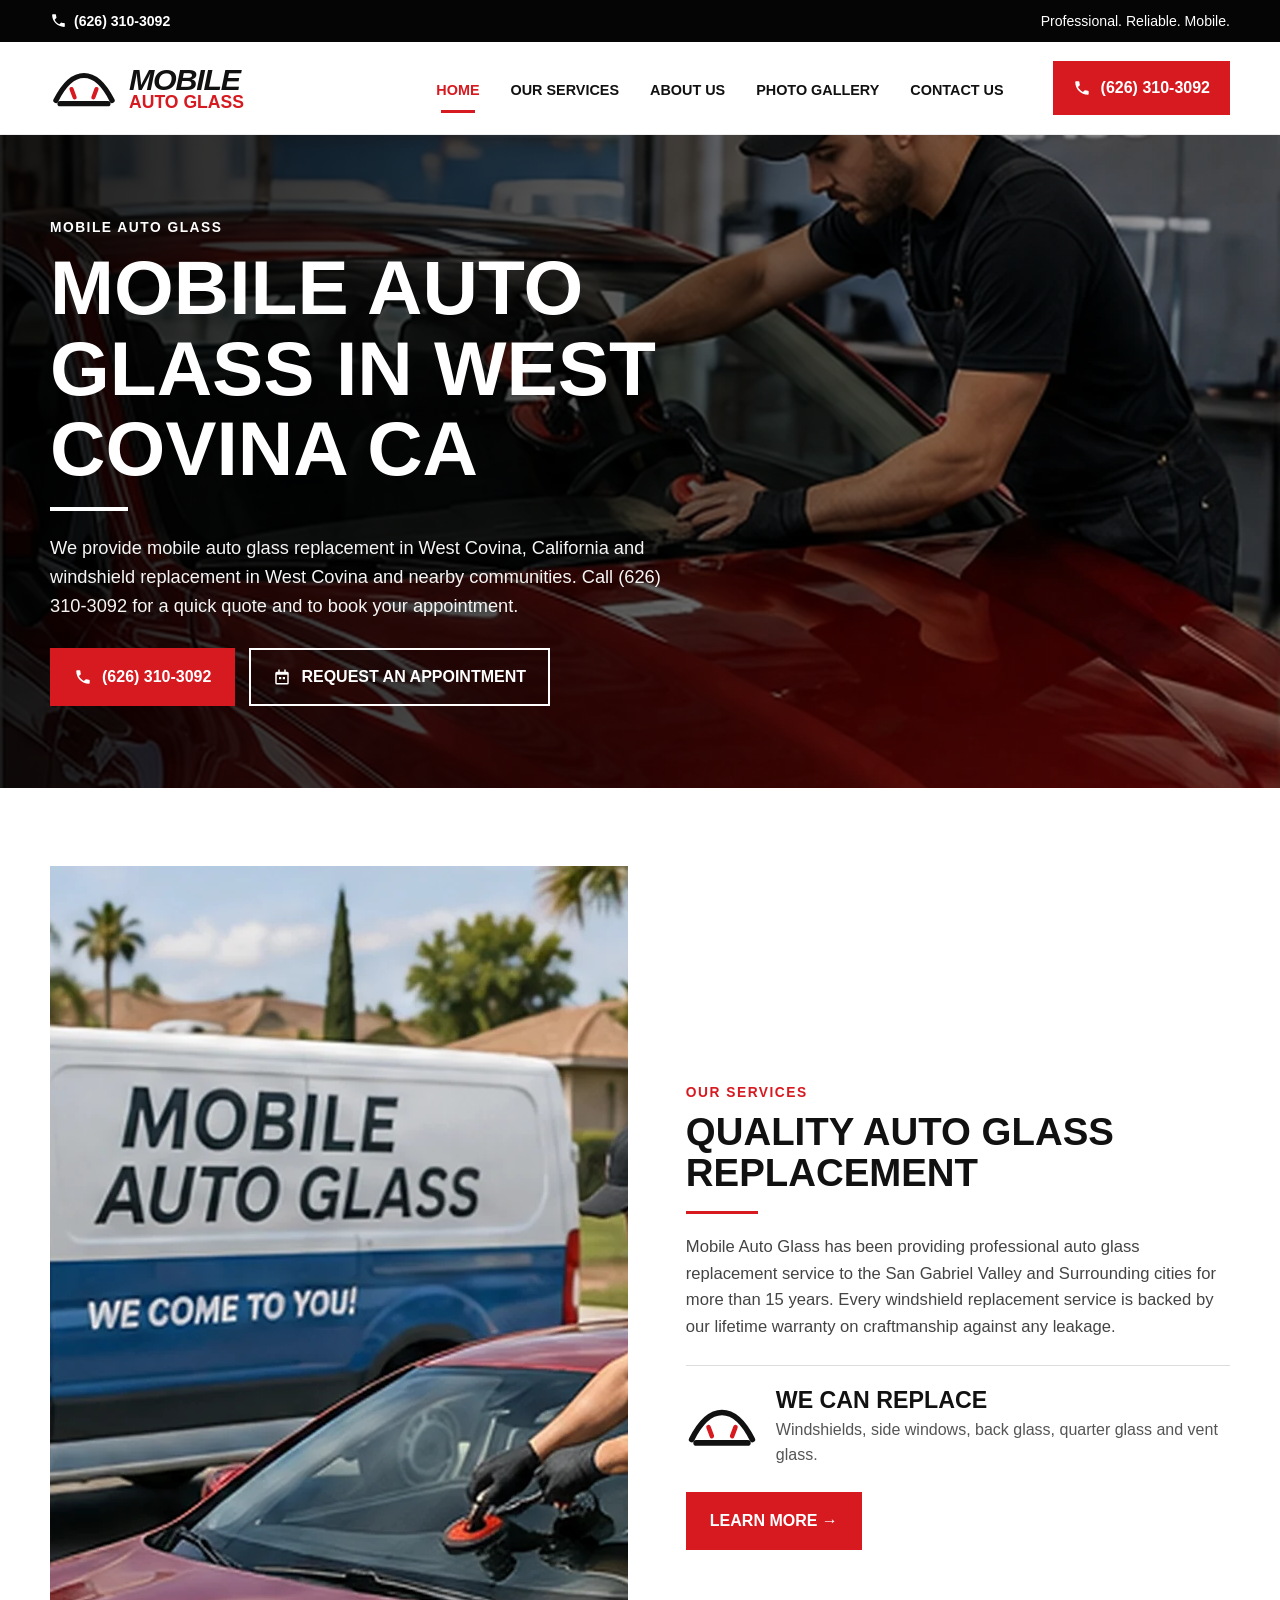
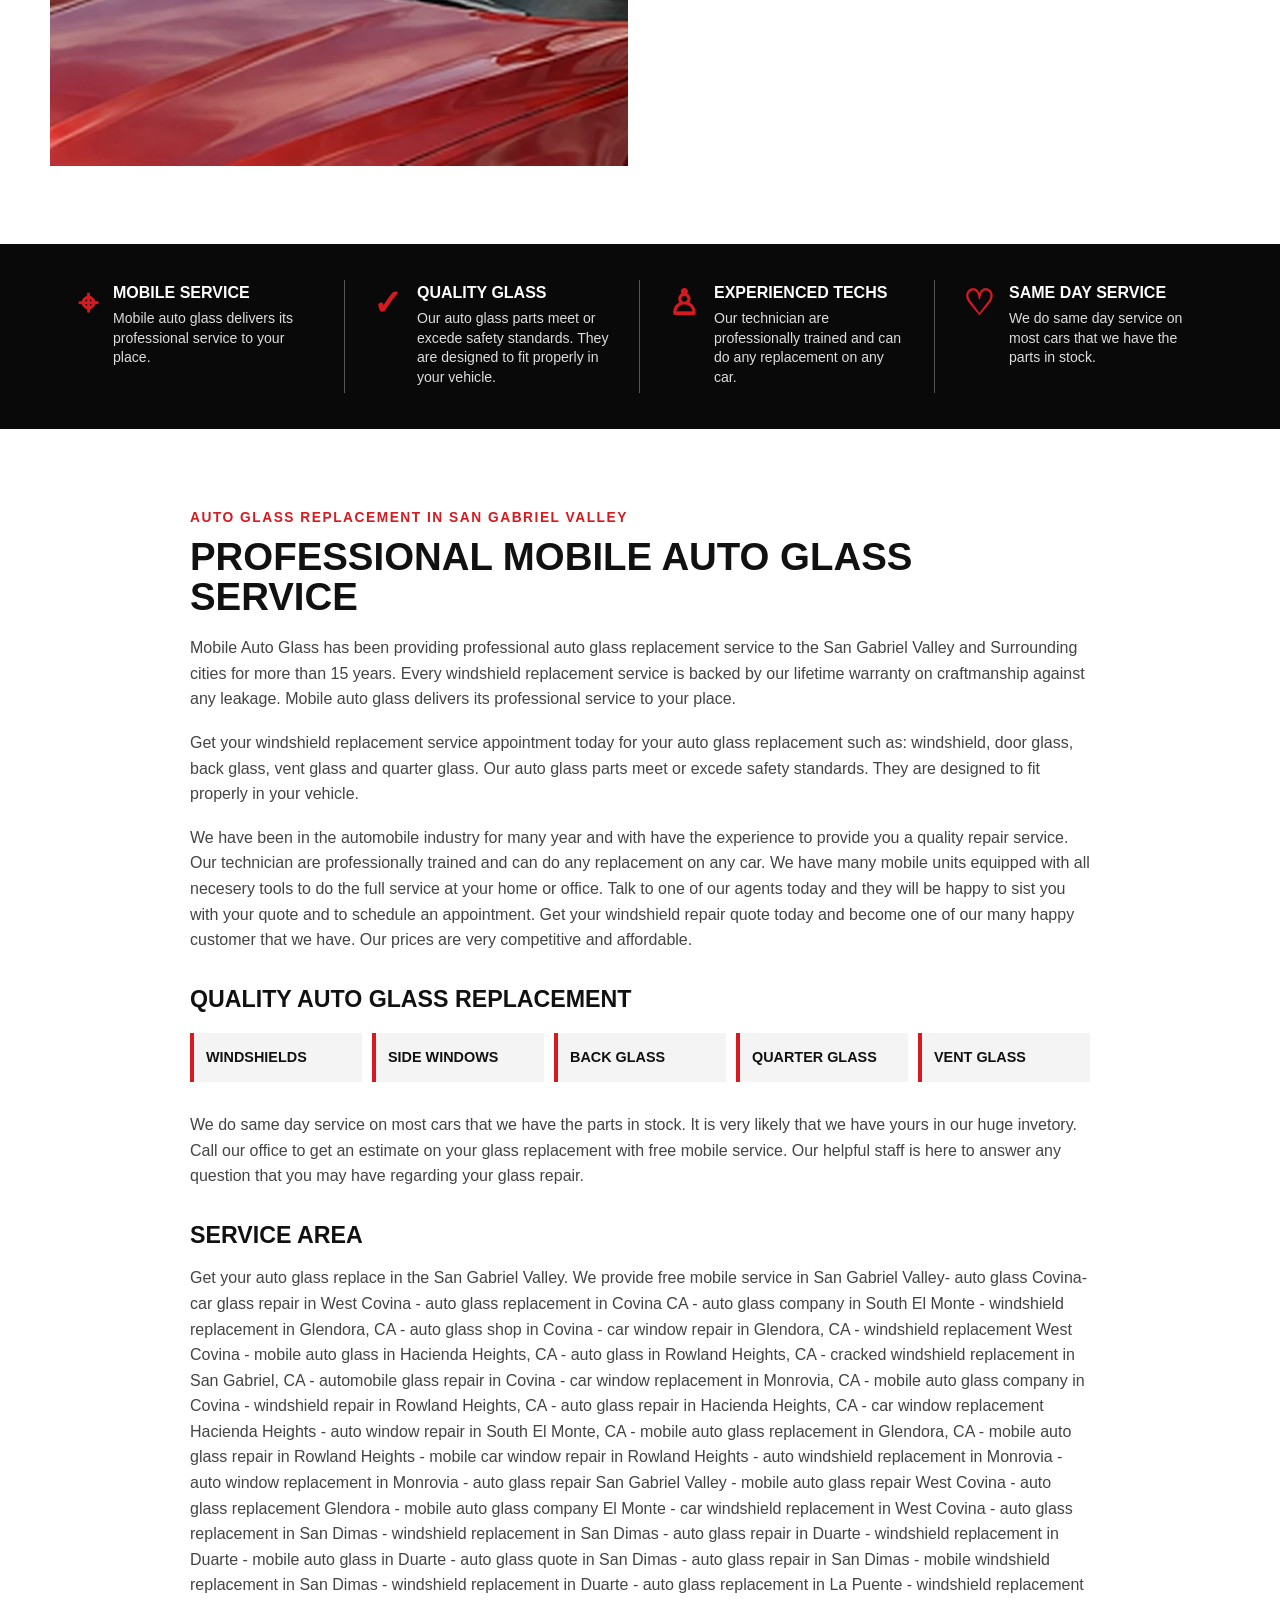
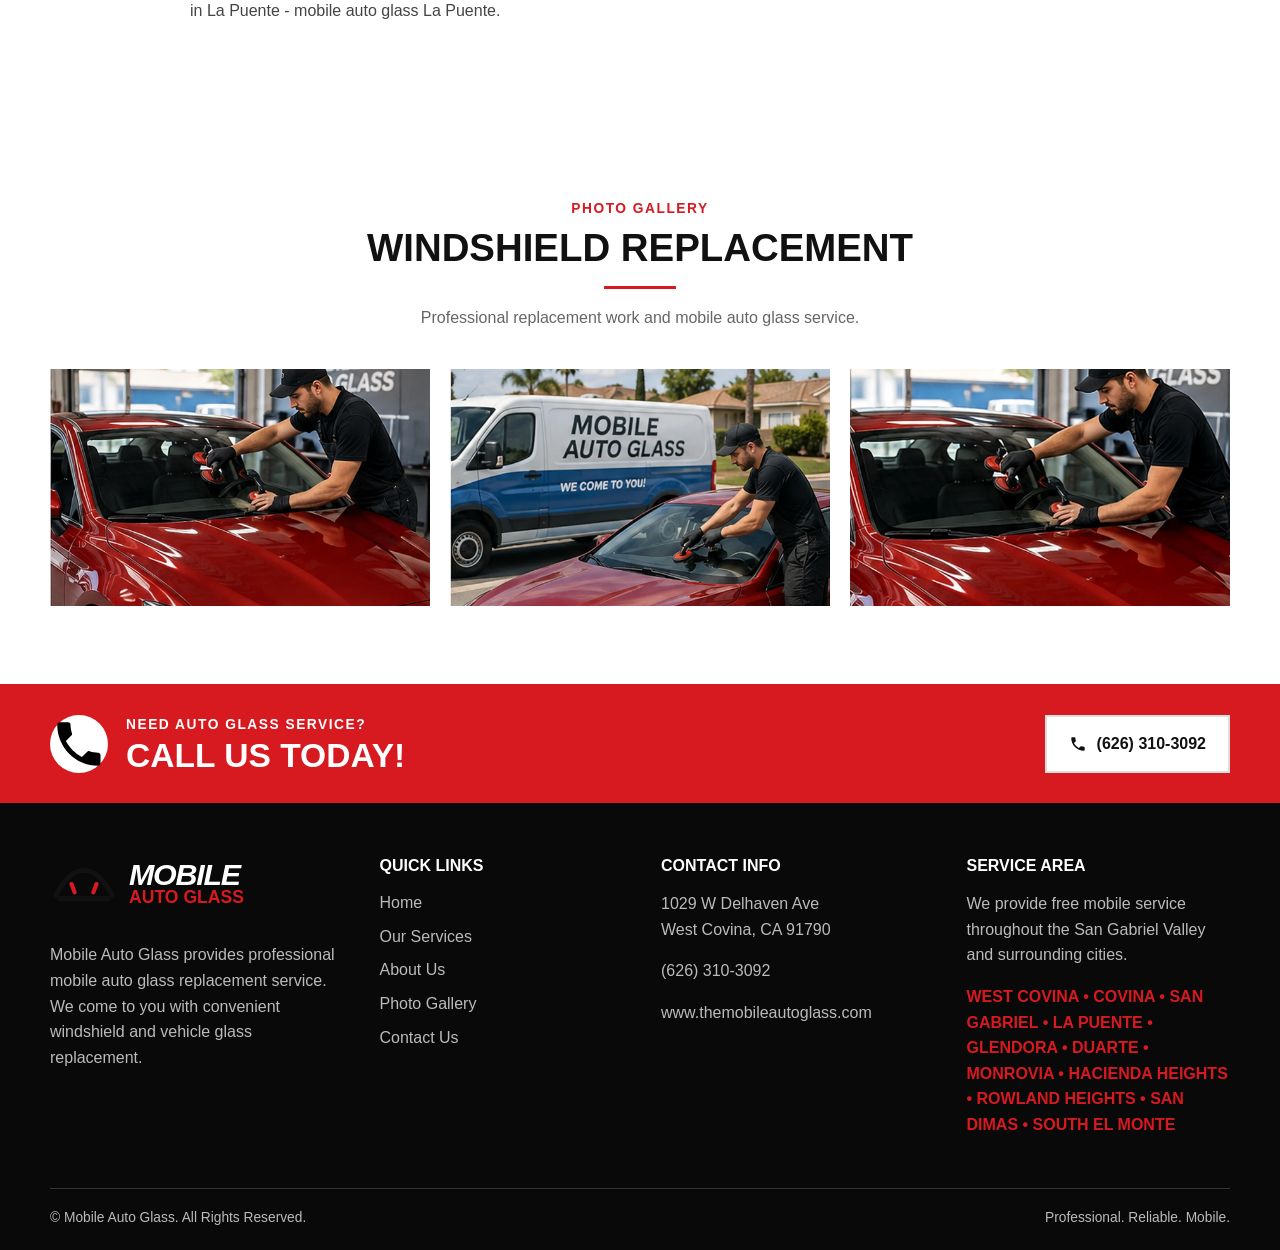
<file: index.html>
<!doctype html><html lang="en"><head><meta charset="utf-8"><meta name="viewport" content="width=device-width, initial-scale=1"><title>Mobile Auto Glass Replacement in West Covina CA Windshield Replacement in West Covina California.</title><meta name="description" content="We provide mobile auto glass replacement in West Covina, California and windshield replacement in West Covina and nearby communities. Call (626) 310-3092 for a quick quote and to book your appointment."><link rel="canonical" href="https://www.themobileautoglass.com/"><link rel="icon" href="favicon.ico" sizes="any"><link rel="icon" type="image/png" sizes="32x32" href="favicon-32x32.png"><link rel="icon" type="image/png" sizes="48x48" href="favicon-48x48.png"><link rel="icon" type="image/png" sizes="16x16" href="favicon-16x16.png"><link rel="apple-touch-icon" sizes="180x180" href="apple-touch-icon.png"><link rel="stylesheet" href="assets/redesign.css"><script type="application/ld+json">{"@context":"https://schema.org","@type":"AutoRepair","name":"Mobile Auto Glass","telephone":"+1-626-310-3092","url":"https://www.themobileautoglass.com","address":{"@type":"PostalAddress","streetAddress":"1029 W Delhaven Ave","addressLocality":"West Covina","addressRegion":"CA","postalCode":"91790","addressCountry":"US"},"areaServed":"San Gabriel Valley"}</script></head><body><a class="skip-link" href="#main">Skip to content</a><div class="topbar"><div class="container topbar-inner"><span>Professional. Reliable. Mobile.</span><a href="tel:6263103092"><svg viewBox="0 0 24 24" aria-hidden="true"><path d="M6.6 10.8c1.4 2.8 3.8 5.1 6.6 6.6l2.2-2.2c.3-.3.7-.4 1-.2 1.1.4 2.3.6 3.5.6.6 0 1 .4 1 1V20c0 .6-.4 1-1 1C10.6 21 3 13.4 3 4c0-.6.4-1 1-1h3.5c.6 0 1 .4 1 1 0 1.2.2 2.4.6 3.5.1.4 0 .8-.3 1L6.6 10.8z"/></svg><span>(626) 310-3092</span></a></div></div><header class="site-header"><div class="container header-inner"><a class="brand" href="index.html"><span class="brand-mark" aria-hidden="true"><svg viewBox="0 0 64 48"><path d="M5 36C13 20 22 12 32 12s19 8 27 24" fill="none" stroke="currentColor" stroke-width="5" stroke-linecap="round"/><path d="M9 39h46" fill="none" stroke="currentColor" stroke-width="5" stroke-linecap="round"/><path d="M20 25l3 8M44 25l-3 8" fill="none" stroke="#d71920" stroke-width="4" stroke-linecap="round"/></svg></span><span class="brand-word"><strong>Mobile</strong><em>Auto Glass</em></span></a><nav class="main-nav" id="primary-navigation" aria-label="Primary navigation"><a href="index.html" aria-current="page">Home</a><a href="auto-glass-replacement-and-windshield-replacement.html">Our Services</a><a href="mobile-auto-glass-replacement-in-la-puente.html">About Us</a><a href="index.html#gallery">Photo Gallery</a><a href="auto-glass-repair-and-windshield-repair.html">Contact Us</a></nav><a class="header-call" href="tel:6263103092"><svg viewBox="0 0 24 24" aria-hidden="true"><path d="M6.6 10.8c1.4 2.8 3.8 5.1 6.6 6.6l2.2-2.2c.3-.3.7-.4 1-.2 1.1.4 2.3.6 3.5.6.6 0 1 .4 1 1V20c0 .6-.4 1-1 1C10.6 21 3 13.4 3 4c0-.6.4-1 1-1h3.5c.6 0 1 .4 1 1 0 1.2.2 2.4.6 3.5.1.4 0 .8-.3 1L6.6 10.8z"/></svg><span>(626) 310-3092</span></a><button class="nav-toggle" type="button" aria-label="Open menu" aria-expanded="false" aria-controls="primary-navigation"><span></span><span></span><span></span></button></div><div class="nav-backdrop" aria-hidden="true"></div></header><main id="main"><section class="hero" style="background-image:url('images/vehicle-glass.webp')"><div class="hero-overlay"></div><div class="container hero-inner"><div class="eyebrow">MOBILE AUTO GLASS</div><h1>Mobile Auto Glass in West Covina CA</h1><div class="hero-accent"></div><p class="lead">We provide mobile auto glass replacement in West Covina, California and windshield replacement in West Covina and nearby communities. Call (626) 310-3092 for a quick quote and to book your appointment.</p><div class="hero-actions"><a class="btn btn-primary" href="tel:6263103092"><svg viewBox="0 0 24 24" aria-hidden="true"><path d="M6.6 10.8c1.4 2.8 3.8 5.1 6.6 6.6l2.2-2.2c.3-.3.7-.4 1-.2 1.1.4 2.3.6 3.5.6.6 0 1 .4 1 1V20c0 .6-.4 1-1 1C10.6 21 3 13.4 3 4c0-.6.4-1 1-1h3.5c.6 0 1 .4 1 1 0 1.2.2 2.4.6 3.5.1.4 0 .8-.3 1L6.6 10.8z"/></svg><span>(626) 310-3092</span></a><a class="btn btn-outline-light" href="#main-content"><svg viewBox="0 0 24 24" aria-hidden="true"><path d="M7 2h2v3h6V2h2v3h2a2 2 0 0 1 2 2v13a2 2 0 0 1-2 2H5a2 2 0 0 1-2-2V7a2 2 0 0 1 2-2h2V2zm-2 7v11h14V9H5zm3 3h3v3H8v-3zm5 0h3v3h-3v-3z"/></svg><span>REQUEST AN APPOINTMENT</span></a></div></div></section><section class="section services-feature" id="main-content"><div class="container split"><div class="photo-frame"><img src="images/red-vehicle-glass.webp" alt="Technician replacing a windshield on a red vehicle" width="1200" height="900"></div><div class="feature-copy"><div class="eyebrow">OUR SERVICES</div><h2>QUALITY AUTO GLASS REPLACEMENT</h2><div class="red-rule"></div><p>Mobile Auto Glass has been providing professional auto glass replacement service to the San Gabriel Valley and Surrounding cities for more than 15 years. Every windshield replacement service is backed by our lifetime warranty on craftmanship against any leakage.</p><div class="service-highlight"><div class="windshield-icon"><svg viewBox="0 0 64 48" aria-hidden="true"><path d="M5 36C13 20 22 12 32 12s19 8 27 24" fill="none" stroke="currentColor" stroke-width="5" stroke-linecap="round"/><path d="M9 39h46" fill="none" stroke="currentColor" stroke-width="5" stroke-linecap="round"/><path d="M20 25l3 8M44 25l-3 8" fill="none" stroke="#d71920" stroke-width="4" stroke-linecap="round"/></svg></div><div><h3>WE CAN REPLACE</h3><p>Windshields, side windows, back glass, quarter glass and vent glass.</p></div></div><a class="btn btn-red" href="auto-glass-replacement-and-windshield-replacement.html">LEARN MORE →</a></div></div></section><section class="benefits"><div class="container benefits-grid"><div class="benefit"><b class="benefit-icon">⌖</b><div><h3>MOBILE SERVICE</h3><p>Mobile auto glass delivers its professional service to your place.</p></div></div><div class="benefit"><b class="benefit-icon">✓</b><div><h3>QUALITY GLASS</h3><p>Our auto glass parts meet or excede safety standards. They are designed to fit properly in your vehicle.</p></div></div><div class="benefit"><b class="benefit-icon">♙</b><div><h3>EXPERIENCED TECHS</h3><p>Our technician are professionally trained and can do any replacement on any car.</p></div></div><div class="benefit"><b class="benefit-icon">♡</b><div><h3>SAME DAY SERVICE</h3><p>We do same day service on most cars that we have the parts in stock.</p></div></div></div></section><section class="section"><div class="container long-copy"><div class="eyebrow">AUTO GLASS REPLACEMENT IN SAN GABRIEL VALLEY</div><h2>Professional Mobile Auto Glass Service</h2><p>Mobile Auto Glass has been providing professional auto glass replacement service to the San Gabriel Valley and Surrounding cities for more than 15 years. Every windshield replacement service is backed by our lifetime warranty on craftmanship against any leakage. Mobile auto glass delivers its professional service to your place.</p><p>Get your windshield replacement service appointment today for your auto glass replacement such as: windshield, door glass, back glass, vent glass and quarter glass. Our auto glass parts meet or excede safety standards. They are designed to fit properly in your vehicle.</p><p>We have been in the automobile industry for many year and with have the experience to provide you a quality repair service. Our technician are professionally trained and can do any replacement on any car. We have many mobile units equipped with all necesery tools to do the full service at your home or office. Talk to one of our agents today and they will be happy to sist you with your quote and to schedule an appointment. Get your windshield repair quote today and become one of our many happy customer that we have. Our prices are very competitive and affordable.</p><h3>Quality Auto Glass Replacement</h3><div class="service-list"><div class="service-pill">WINDSHIELDS</div><div class="service-pill">SIDE WINDOWS</div><div class="service-pill">BACK GLASS</div><div class="service-pill">QUARTER GLASS</div><div class="service-pill">VENT GLASS</div></div><p>We do same day service on most cars that we have the parts in stock. It is very likely that we have yours in our huge invetory. Call our office to get an estimate on your glass replacement with free mobile service. Our helpful staff is here to answer any question that you may have regarding your glass repair.</p><h3>Service Area</h3><p>Get your auto glass replace in the San Gabriel Valley. We provide free mobile service in San Gabriel Valley- auto glass Covina- car glass repair in West Covina - auto glass replacement in Covina CA - auto glass company in South El Monte - windshield replacement in Glendora, CA - auto glass shop in Covina - car window repair in Glendora, CA - windshield replacement West Covina - mobile auto glass in Hacienda Heights, CA - auto glass in Rowland Heights, CA - cracked windshield replacement in San Gabriel, CA - automobile glass repair in Covina - car window replacement in Monrovia, CA - mobile auto glass company in Covina - windshield repair in Rowland Heights, CA - auto glass repair in Hacienda Heights, CA - car window replacement Hacienda Heights - auto window repair in South El Monte, CA - mobile auto glass replacement in Glendora, CA - mobile auto glass repair in Rowland Heights - mobile car window repair in Rowland Heights - auto windshield replacement in Monrovia - auto window replacement in Monrovia - auto glass repair San Gabriel Valley - mobile auto glass repair West Covina - auto glass replacement Glendora - mobile auto glass company El Monte - car windshield replacement in West Covina - auto glass replacement in San Dimas - windshield replacement in San Dimas - auto glass repair in Duarte - windshield replacement in Duarte - mobile auto glass in Duarte - auto glass quote in San Dimas - auto glass repair in San Dimas - mobile windshield replacement in San Dimas - windshield replacement in Duarte - auto glass replacement in La Puente - windshield replacement in La Puente - mobile auto glass La Puente.</p></div></section><section class="section gallery-section" id="gallery"><div class="container"><div class="section-heading"><div class="eyebrow">PHOTO GALLERY</div><h2>Windshield Replacement</h2><div class="red-rule"></div><p>Professional replacement work and mobile auto glass service.</p></div><div class="wide-gallery"><img src="images/vehicle-glass.webp" alt="Technician replacing a windshield on a red car" loading="lazy"><img src="images/red-vehicle-glass.webp" alt="Mobile technician replacing a windshield on a red car" loading="lazy"><img src="images/replacement-detail.webp" alt="Windshield replacement detail on red vehicle" loading="lazy"></div></div></section></main><section class="cta-band"><div class="container cta-inner"><div class="cta-copy"><span class="cta-icon"><svg viewBox="0 0 24 24" aria-hidden="true"><path d="M6.6 10.8c1.4 2.8 3.8 5.1 6.6 6.6l2.2-2.2c.3-.3.7-.4 1-.2 1.1.4 2.3.6 3.5.6.6 0 1 .4 1 1V20c0 .6-.4 1-1 1C10.6 21 3 13.4 3 4c0-.6.4-1 1-1h3.5c.6 0 1 .4 1 1 0 1.2.2 2.4.6 3.5.1.4 0 .8-.3 1L6.6 10.8z"/></svg></span><div><div class="eyebrow">NEED AUTO GLASS SERVICE?</div><h2>CALL US TODAY!</h2></div></div><a class="btn btn-light" href="tel:6263103092"><svg viewBox="0 0 24 24" aria-hidden="true"><path d="M6.6 10.8c1.4 2.8 3.8 5.1 6.6 6.6l2.2-2.2c.3-.3.7-.4 1-.2 1.1.4 2.3.6 3.5.6.6 0 1 .4 1 1V20c0 .6-.4 1-1 1C10.6 21 3 13.4 3 4c0-.6.4-1 1-1h3.5c.6 0 1 .4 1 1 0 1.2.2 2.4.6 3.5.1.4 0 .8-.3 1L6.6 10.8z"/></svg><span>(626) 310-3092</span></a></div></section><footer class="site-footer"><div class="container footer-grid"><div class="footer-brand"><a class="brand" href="index.html"><span class="brand-mark" aria-hidden="true"><svg viewBox="0 0 64 48"><path d="M5 36C13 20 22 12 32 12s19 8 27 24" fill="none" stroke="currentColor" stroke-width="5" stroke-linecap="round"/><path d="M9 39h46" fill="none" stroke="currentColor" stroke-width="5" stroke-linecap="round"/><path d="M20 25l3 8M44 25l-3 8" fill="none" stroke="#d71920" stroke-width="4" stroke-linecap="round"/></svg></span><span class="brand-word"><strong>Mobile</strong><em>Auto Glass</em></span></a><p>Mobile Auto Glass provides professional mobile auto glass replacement service. We come to you with convenient windshield and vehicle glass replacement.</p></div><div><h3>QUICK LINKS</h3><div class="footer-links"><a href="index.html">Home</a><a href="auto-glass-replacement-and-windshield-replacement.html">Our Services</a><a href="mobile-auto-glass-replacement-in-la-puente.html">About Us</a><a href="index.html#gallery">Photo Gallery</a><a href="auto-glass-repair-and-windshield-repair.html">Contact Us</a></div></div><div><h3>CONTACT INFO</h3><p>1029 W Delhaven Ave<br>West Covina, CA 91790</p><p><a href="tel:6263103092">(626) 310-3092</a></p><p><a href="https://www.themobileautoglass.com">www.themobileautoglass.com</a></p></div><div><h3>SERVICE AREA</h3><p>We provide free mobile service throughout the San Gabriel Valley and surrounding cities.</p><p class="footer-red">WEST COVINA • COVINA • SAN GABRIEL • LA PUENTE • GLENDORA • DUARTE • MONROVIA • HACIENDA HEIGHTS • ROWLAND HEIGHTS • SAN DIMAS • SOUTH EL MONTE</p></div></div><div class="container footer-bottom"><span>© Mobile Auto Glass. All Rights Reserved.</span><span>Professional. Reliable. Mobile.</span></div></footer><div class="mobile-call"><a class="btn btn-primary" href="tel:6263103092"><svg viewBox="0 0 24 24" aria-hidden="true"><path d="M6.6 10.8c1.4 2.8 3.8 5.1 6.6 6.6l2.2-2.2c.3-.3.7-.4 1-.2 1.1.4 2.3.6 3.5.6.6 0 1 .4 1 1V20c0 .6-.4 1-1 1C10.6 21 3 13.4 3 4c0-.6.4-1 1-1h3.5c.6 0 1 .4 1 1 0 1.2.2 2.4.6 3.5.1.4 0 .8-.3 1L6.6 10.8z"/></svg><span>CALL (626) 310-3092</span></a></div><script src="assets/redesign.js"></script></body></html>
</file>
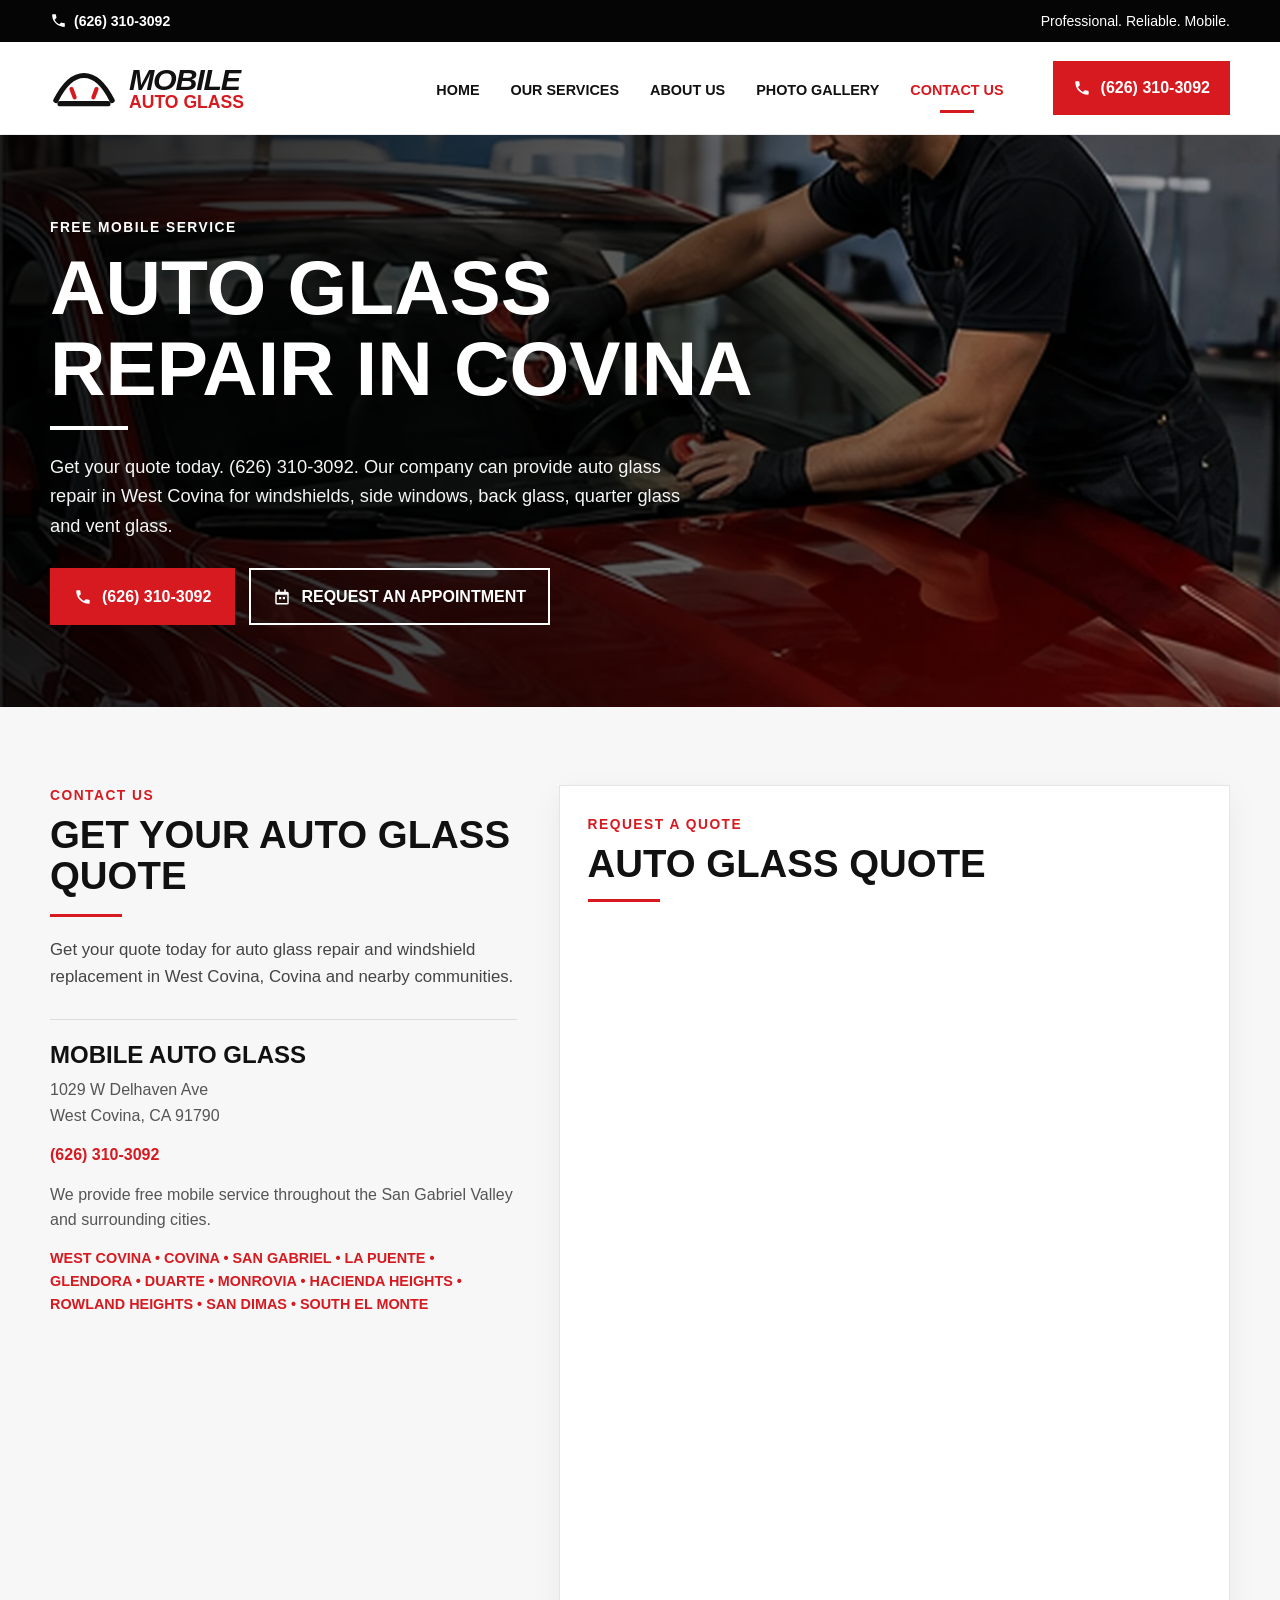
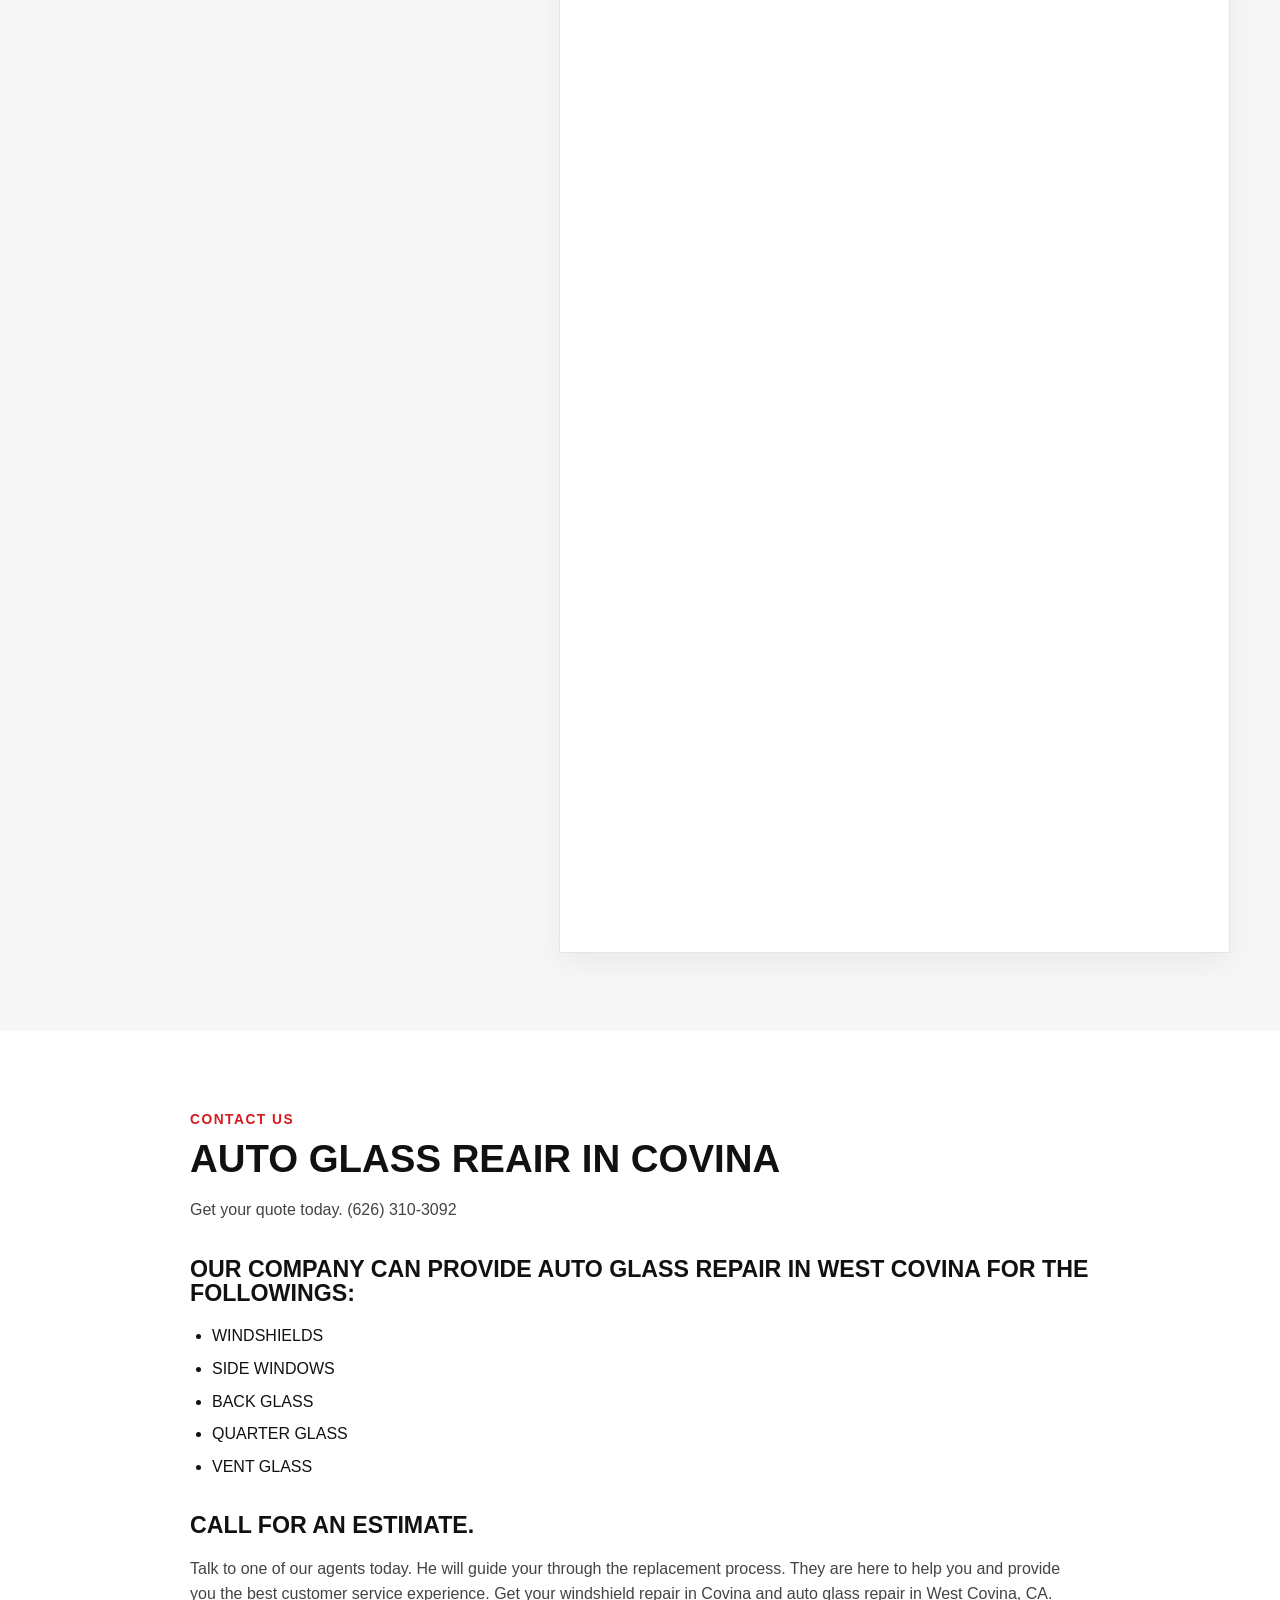
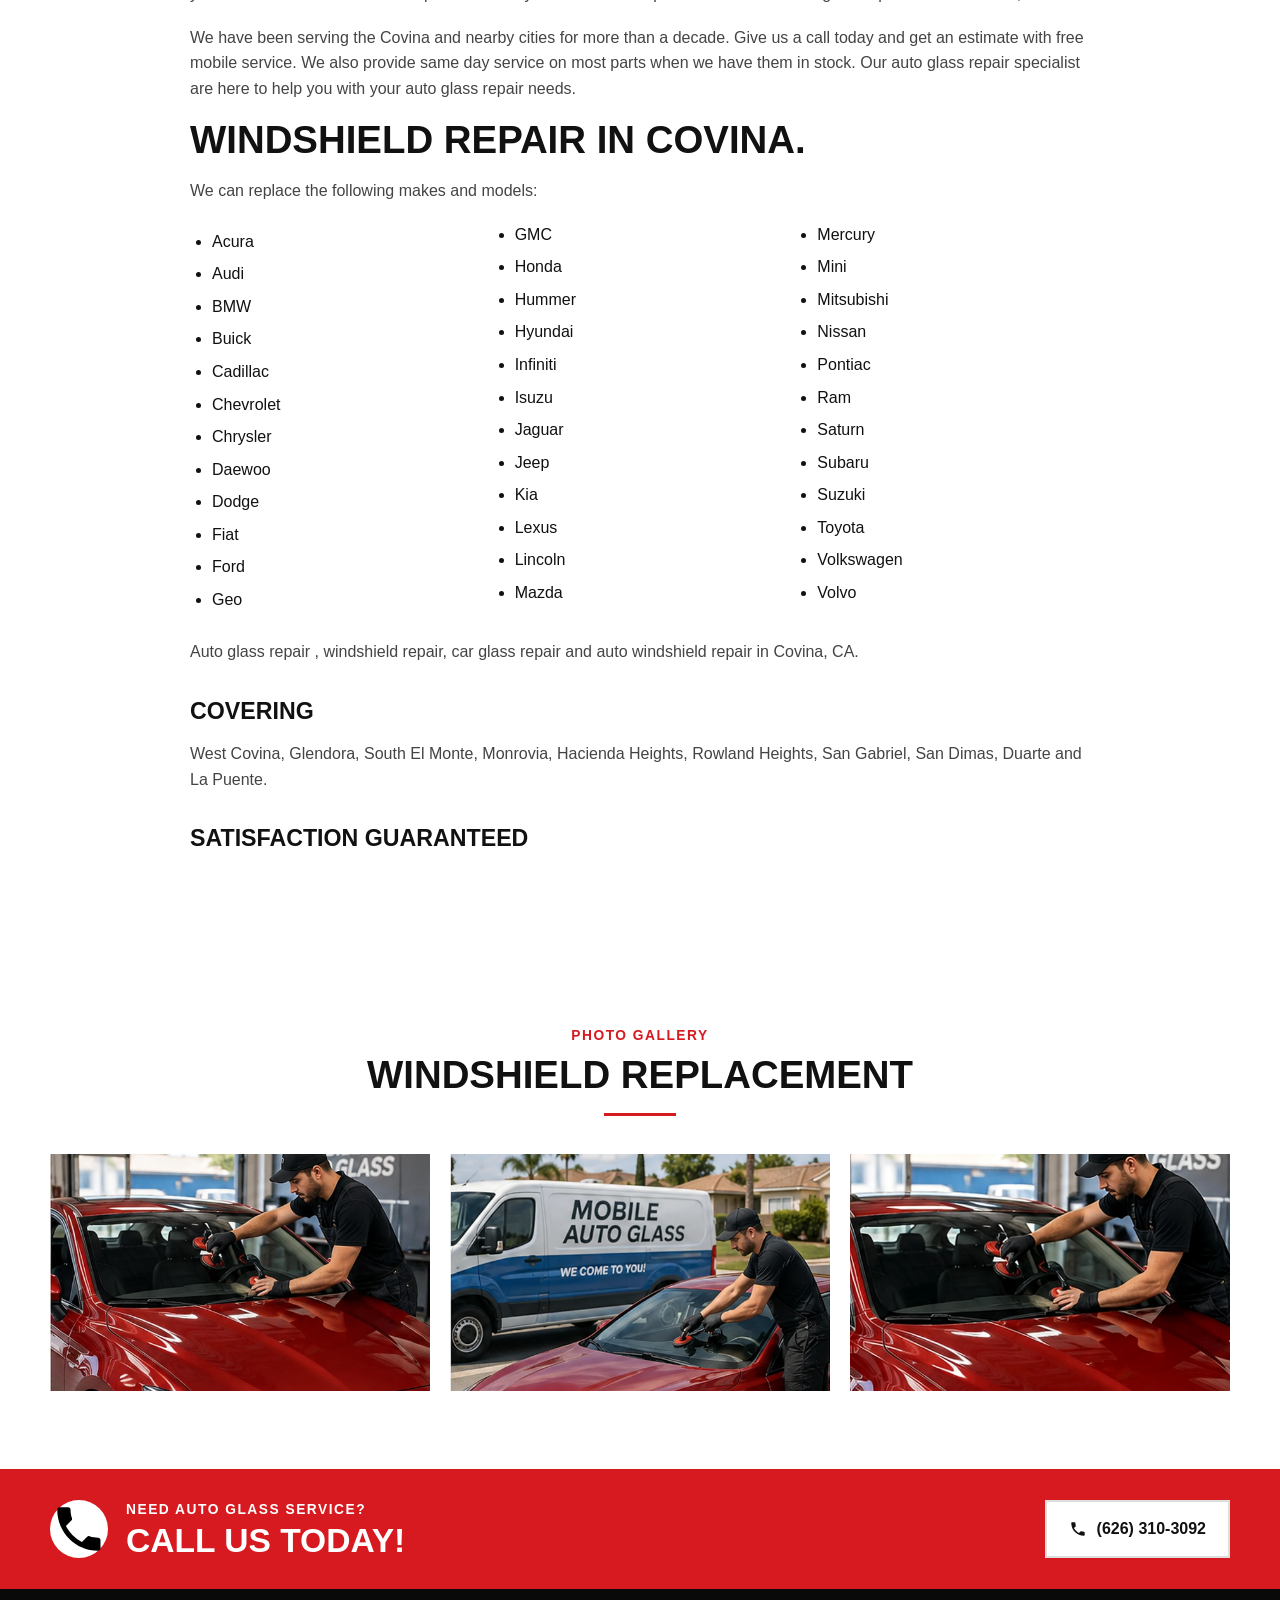
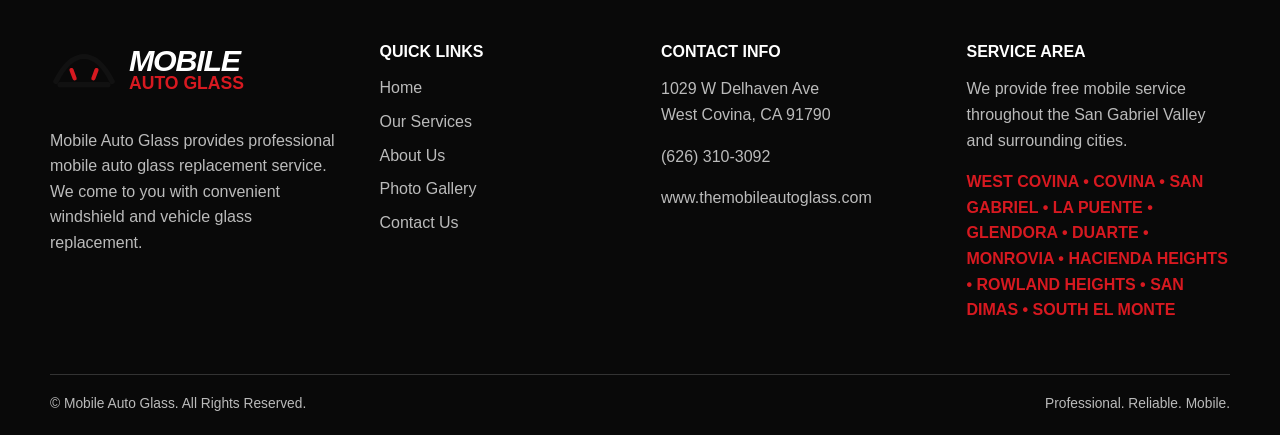
<file: auto-glass-repair-and-windshield-repair.html>
<!doctype html><html lang="en"><head><meta charset="utf-8"><meta name="viewport" content="width=device-width, initial-scale=1"><title>Auto Glass Repair in Covina, CA - Windshield Repair in West Covina - Contact us</title><meta name="description" content="Get your quote today for auto glass repair in West Covina and Covina. Free mobile service and same day service on most parts when in stock."><link rel="canonical" href="https://www.themobileautoglass.com/Auto-Glass-Repair-and-windshield-Repair.html"><link rel="icon" href="favicon.ico" sizes="any"><link rel="icon" type="image/png" sizes="32x32" href="favicon-32x32.png"><link rel="icon" type="image/png" sizes="48x48" href="favicon-48x48.png"><link rel="icon" type="image/png" sizes="16x16" href="favicon-16x16.png"><link rel="apple-touch-icon" sizes="180x180" href="apple-touch-icon.png"><link rel="stylesheet" href="assets/redesign.css"><script type="application/ld+json">{"@context":"https://schema.org","@type":"AutoRepair","name":"Mobile Auto Glass","telephone":"+1-626-310-3092","url":"https://www.themobileautoglass.com","address":{"@type":"PostalAddress","streetAddress":"1029 W Delhaven Ave","addressLocality":"West Covina","addressRegion":"CA","postalCode":"91790","addressCountry":"US"},"areaServed":"San Gabriel Valley"}</script></head><body><a class="skip-link" href="#main">Skip to content</a><div class="topbar"><div class="container topbar-inner"><span>Professional. Reliable. Mobile.</span><a href="tel:6263103092"><svg viewBox="0 0 24 24" aria-hidden="true"><path d="M6.6 10.8c1.4 2.8 3.8 5.1 6.6 6.6l2.2-2.2c.3-.3.7-.4 1-.2 1.1.4 2.3.6 3.5.6.6 0 1 .4 1 1V20c0 .6-.4 1-1 1C10.6 21 3 13.4 3 4c0-.6.4-1 1-1h3.5c.6 0 1 .4 1 1 0 1.2.2 2.4.6 3.5.1.4 0 .8-.3 1L6.6 10.8z"/></svg><span>(626) 310-3092</span></a></div></div><header class="site-header"><div class="container header-inner"><a class="brand" href="index.html"><span class="brand-mark" aria-hidden="true"><svg viewBox="0 0 64 48"><path d="M5 36C13 20 22 12 32 12s19 8 27 24" fill="none" stroke="currentColor" stroke-width="5" stroke-linecap="round"/><path d="M9 39h46" fill="none" stroke="currentColor" stroke-width="5" stroke-linecap="round"/><path d="M20 25l3 8M44 25l-3 8" fill="none" stroke="#d71920" stroke-width="4" stroke-linecap="round"/></svg></span><span class="brand-word"><strong>Mobile</strong><em>Auto Glass</em></span></a><nav class="main-nav" id="primary-navigation" aria-label="Primary navigation"><a href="index.html">Home</a><a href="auto-glass-replacement-and-windshield-replacement.html">Our Services</a><a href="mobile-auto-glass-replacement-in-la-puente.html">About Us</a><a href="index.html#gallery">Photo Gallery</a><a href="auto-glass-repair-and-windshield-repair.html" aria-current="page">Contact Us</a></nav><a class="header-call" href="tel:6263103092"><svg viewBox="0 0 24 24" aria-hidden="true"><path d="M6.6 10.8c1.4 2.8 3.8 5.1 6.6 6.6l2.2-2.2c.3-.3.7-.4 1-.2 1.1.4 2.3.6 3.5.6.6 0 1 .4 1 1V20c0 .6-.4 1-1 1C10.6 21 3 13.4 3 4c0-.6.4-1 1-1h3.5c.6 0 1 .4 1 1 0 1.2.2 2.4.6 3.5.1.4 0 .8-.3 1L6.6 10.8z"/></svg><span>(626) 310-3092</span></a><button class="nav-toggle" type="button" aria-label="Open menu" aria-expanded="false" aria-controls="primary-navigation"><span></span><span></span><span></span></button></div><div class="nav-backdrop" aria-hidden="true"></div></header><main id="main"><section class="hero" style="background-image:url('images/vehicle-glass.webp')"><div class="hero-overlay"></div><div class="container hero-inner"><div class="eyebrow">FREE MOBILE SERVICE</div><h1>Auto Glass Repair in Covina</h1><div class="hero-accent"></div><p class="lead">Get your quote today. (626) 310-3092. Our company can provide auto glass repair in West Covina for windshields, side windows, back glass, quarter glass and vent glass.</p><div class="hero-actions"><a class="btn btn-primary" href="tel:6263103092"><svg viewBox="0 0 24 24" aria-hidden="true"><path d="M6.6 10.8c1.4 2.8 3.8 5.1 6.6 6.6l2.2-2.2c.3-.3.7-.4 1-.2 1.1.4 2.3.6 3.5.6.6 0 1 .4 1 1V20c0 .6-.4 1-1 1C10.6 21 3 13.4 3 4c0-.6.4-1 1-1h3.5c.6 0 1 .4 1 1 0 1.2.2 2.4.6 3.5.1.4 0 .8-.3 1L6.6 10.8z"/></svg><span>(626) 310-3092</span></a><a class="btn btn-outline-light" href="#quote"><svg viewBox="0 0 24 24" aria-hidden="true"><path d="M7 2h2v3h6V2h2v3h2a2 2 0 0 1 2 2v13a2 2 0 0 1-2 2H5a2 2 0 0 1-2-2V7a2 2 0 0 1 2-2h2V2zm-2 7v11h14V9H5zm3 3h3v3H8v-3zm5 0h3v3h-3v-3z"/></svg><span>REQUEST AN APPOINTMENT</span></a></div></div></section><section class="section contact-section" id="quote"><div class="container"><div class="contact-grid"><div class="contact-info"><div class="eyebrow">CONTACT US</div><h2>Get Your Auto Glass Quote</h2><div class="red-rule"></div><p>Get your quote today for auto glass repair and windshield replacement in West Covina, Covina and nearby communities.</p><div class="contact-details"><h3>Mobile Auto Glass</h3><p>1029 W Delhaven Ave<br>West Covina, CA 91790</p><p><a href="tel:6263103092">(626) 310-3092</a></p><p>We provide free mobile service throughout the San Gabriel Valley and surrounding cities.</p><p class="contact-service-area">WEST COVINA • COVINA • SAN GABRIEL • LA PUENTE • GLENDORA • DUARTE • MONROVIA • HACIENDA HEIGHTS • ROWLAND HEIGHTS • SAN DIMAS • SOUTH EL MONTE</p></div></div><div class="quote-form-card"><div class="eyebrow">REQUEST A QUOTE</div><h2>Auto Glass Quote</h2><div class="red-rule"></div><div class="quote-iframe-wrap"><iframe src="https://autoglassquote.netlify.app/" title="Auto Glass Quote Request" loading="lazy" scrolling="no"></iframe></div></div></div></div></section><section class="section"><div class="container long-copy"><div class="eyebrow">CONTACT US</div><h2>Auto Glass Reair in Covina</h2><p>Get your quote today. (626) 310-3092</p><h3>OUR COMPANY CAN PROVIDE AUTO GLASS REPAIR IN WEST COVINA FOR THE FOLLOWINGS:</h3><ul><li>WINDSHIELDS</li><li>SIDE WINDOWS</li><li>BACK GLASS</li><li>QUARTER GLASS</li><li>VENT GLASS</li></ul><h3>Call For an Estimate.</h3><p>Talk to one of our agents today. He will guide your through the replacement process. They are here to help you and provide you the best customer service experience. Get your windshield repair in Covina and auto glass repair in West Covina, CA.</p><p>We have been serving the Covina and nearby cities for more than a decade. Give us a call today and get an estimate with free mobile service. We also provide same day service on most parts when we have them in stock. Our auto glass repair specialist are here to help you with your auto glass repair needs.</p><h2>Windshield Repair in Covina.</h2><p>We can replace the following makes and models:</p><ul class="models"><li>Acura</li><li>Audi</li><li>BMW</li><li>Buick</li><li>Cadillac</li><li>Chevrolet</li><li>Chrysler</li><li>Daewoo</li><li>Dodge</li><li>Fiat</li><li>Ford</li><li>Geo</li><li>GMC</li><li>Honda</li><li>Hummer</li><li>Hyundai</li><li>Infiniti</li><li>Isuzu</li><li>Jaguar</li><li>Jeep</li><li>Kia</li><li>Lexus</li><li>Lincoln</li><li>Mazda</li><li>Mercury</li><li>Mini</li><li>Mitsubishi</li><li>Nissan</li><li>Pontiac</li><li>Ram</li><li>Saturn</li><li>Subaru</li><li>Suzuki</li><li>Toyota</li><li>Volkswagen</li><li>Volvo</li></ul><p>Auto glass repair , windshield repair, car glass repair and auto windshield repair in Covina, CA.</p><h3>covering</h3><p>West Covina, Glendora, South El Monte, Monrovia, Hacienda Heights, Rowland Heights, San Gabriel, San Dimas, Duarte and La Puente.</p><h3>satisfaction guaranteed</h3></div></section><section class="section gallery-section"><div class="container"><div class="section-heading"><div class="eyebrow">PHOTO GALLERY</div><h2>Windshield Replacement</h2><div class="red-rule"></div></div><div class="wide-gallery"><img src="images/vehicle-glass.webp" alt="Windshield replacement" loading="lazy"><img src="images/red-vehicle-glass.webp" alt="Mobile auto glass replacement" loading="lazy"><img src="images/replacement-detail.webp" alt="Windshield replacement work" loading="lazy"></div></div></section></main><section class="cta-band"><div class="container cta-inner"><div class="cta-copy"><span class="cta-icon"><svg viewBox="0 0 24 24" aria-hidden="true"><path d="M6.6 10.8c1.4 2.8 3.8 5.1 6.6 6.6l2.2-2.2c.3-.3.7-.4 1-.2 1.1.4 2.3.6 3.5.6.6 0 1 .4 1 1V20c0 .6-.4 1-1 1C10.6 21 3 13.4 3 4c0-.6.4-1 1-1h3.5c.6 0 1 .4 1 1 0 1.2.2 2.4.6 3.5.1.4 0 .8-.3 1L6.6 10.8z"/></svg></span><div><div class="eyebrow">NEED AUTO GLASS SERVICE?</div><h2>CALL US TODAY!</h2></div></div><a class="btn btn-light" href="tel:6263103092"><svg viewBox="0 0 24 24" aria-hidden="true"><path d="M6.6 10.8c1.4 2.8 3.8 5.1 6.6 6.6l2.2-2.2c.3-.3.7-.4 1-.2 1.1.4 2.3.6 3.5.6.6 0 1 .4 1 1V20c0 .6-.4 1-1 1C10.6 21 3 13.4 3 4c0-.6.4-1 1-1h3.5c.6 0 1 .4 1 1 0 1.2.2 2.4.6 3.5.1.4 0 .8-.3 1L6.6 10.8z"/></svg><span>(626) 310-3092</span></a></div></section><footer class="site-footer"><div class="container footer-grid"><div class="footer-brand"><a class="brand" href="index.html"><span class="brand-mark" aria-hidden="true"><svg viewBox="0 0 64 48"><path d="M5 36C13 20 22 12 32 12s19 8 27 24" fill="none" stroke="currentColor" stroke-width="5" stroke-linecap="round"/><path d="M9 39h46" fill="none" stroke="currentColor" stroke-width="5" stroke-linecap="round"/><path d="M20 25l3 8M44 25l-3 8" fill="none" stroke="#d71920" stroke-width="4" stroke-linecap="round"/></svg></span><span class="brand-word"><strong>Mobile</strong><em>Auto Glass</em></span></a><p>Mobile Auto Glass provides professional mobile auto glass replacement service. We come to you with convenient windshield and vehicle glass replacement.</p></div><div><h3>QUICK LINKS</h3><div class="footer-links"><a href="index.html">Home</a><a href="auto-glass-replacement-and-windshield-replacement.html">Our Services</a><a href="mobile-auto-glass-replacement-in-la-puente.html">About Us</a><a href="index.html#gallery">Photo Gallery</a><a href="auto-glass-repair-and-windshield-repair.html">Contact Us</a></div></div><div><h3>CONTACT INFO</h3><p>1029 W Delhaven Ave<br>West Covina, CA 91790</p><p><a href="tel:6263103092">(626) 310-3092</a></p><p><a href="https://www.themobileautoglass.com">www.themobileautoglass.com</a></p></div><div><h3>SERVICE AREA</h3><p>We provide free mobile service throughout the San Gabriel Valley and surrounding cities.</p><p class="footer-red">WEST COVINA • COVINA • SAN GABRIEL • LA PUENTE • GLENDORA • DUARTE • MONROVIA • HACIENDA HEIGHTS • ROWLAND HEIGHTS • SAN DIMAS • SOUTH EL MONTE</p></div></div><div class="container footer-bottom"><span>© Mobile Auto Glass. All Rights Reserved.</span><span>Professional. Reliable. Mobile.</span></div></footer><div class="mobile-call"><a class="btn btn-primary" href="tel:6263103092"><svg viewBox="0 0 24 24" aria-hidden="true"><path d="M6.6 10.8c1.4 2.8 3.8 5.1 6.6 6.6l2.2-2.2c.3-.3.7-.4 1-.2 1.1.4 2.3.6 3.5.6.6 0 1 .4 1 1V20c0 .6-.4 1-1 1C10.6 21 3 13.4 3 4c0-.6.4-1 1-1h3.5c.6 0 1 .4 1 1 0 1.2.2 2.4.6 3.5.1.4 0 .8-.3 1L6.6 10.8z"/></svg><span>CALL (626) 310-3092</span></a></div><script src="assets/redesign.js"></script></body></html>
</file>
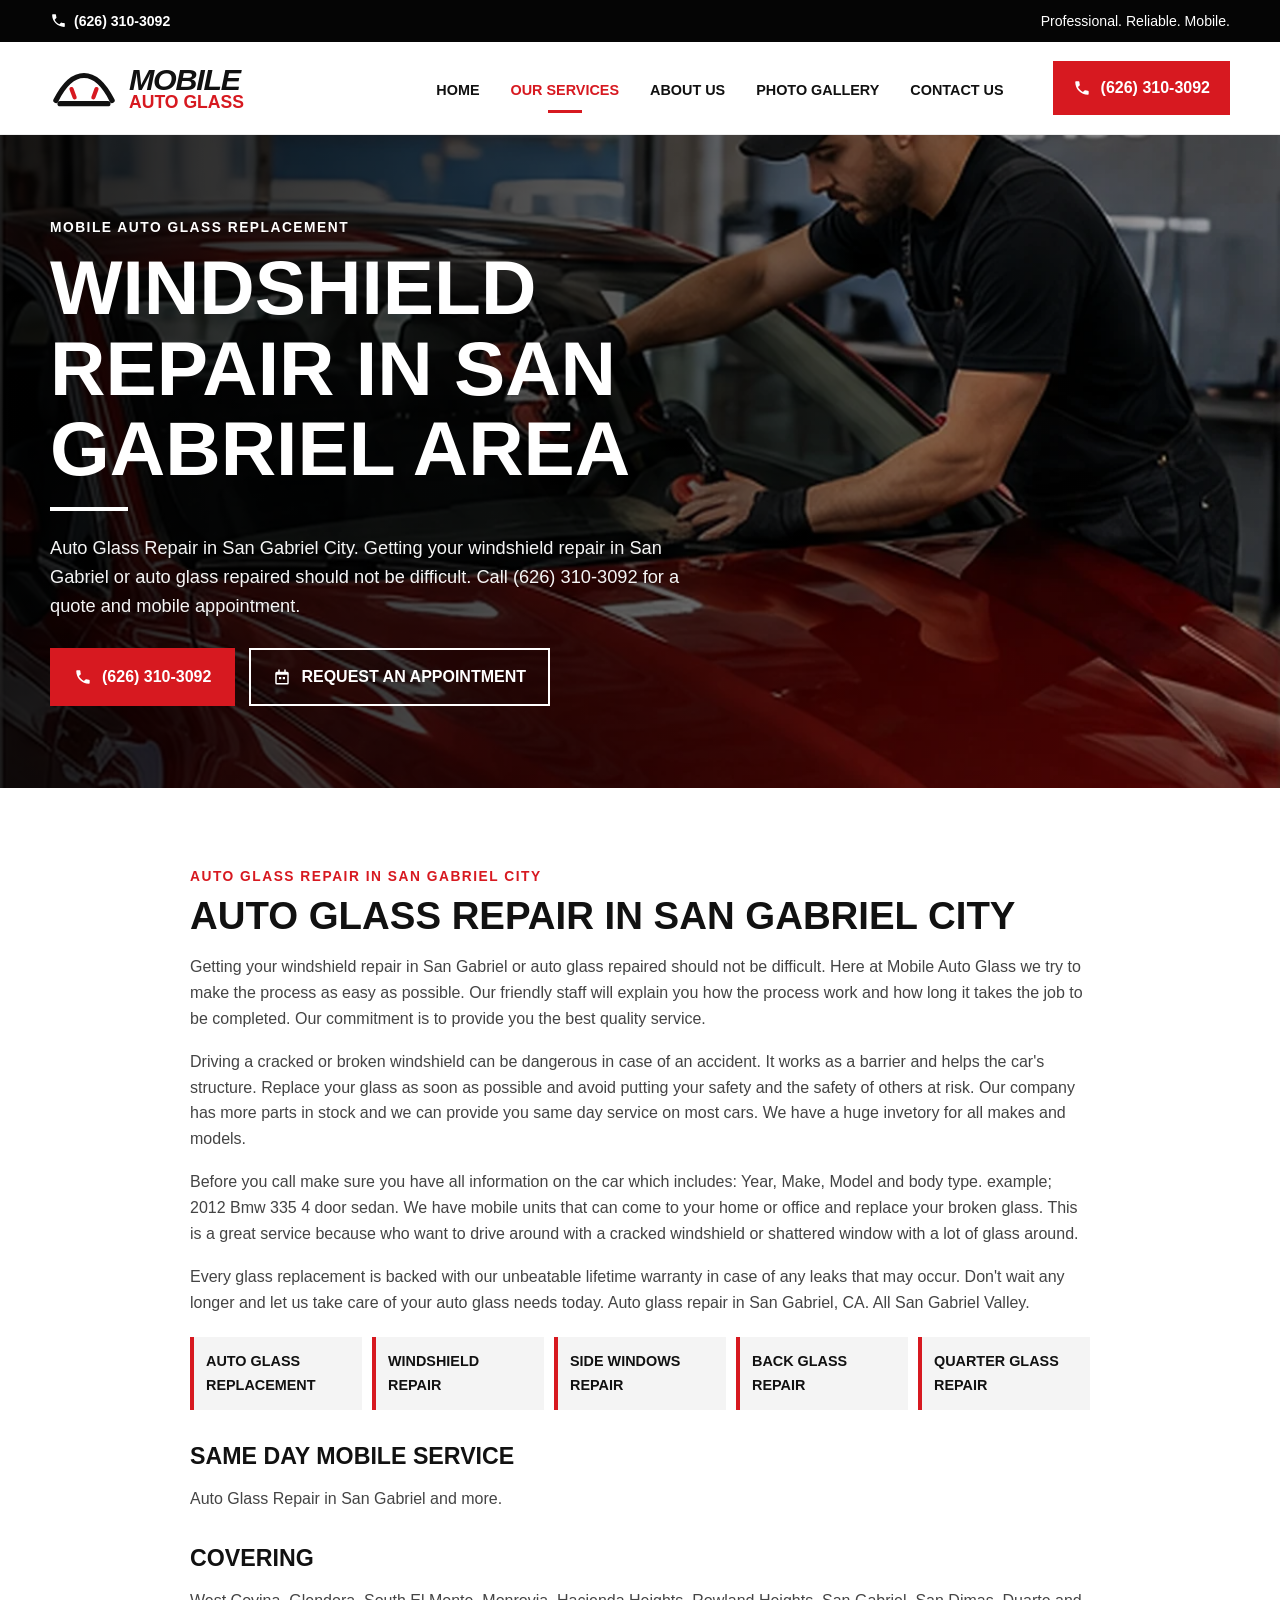
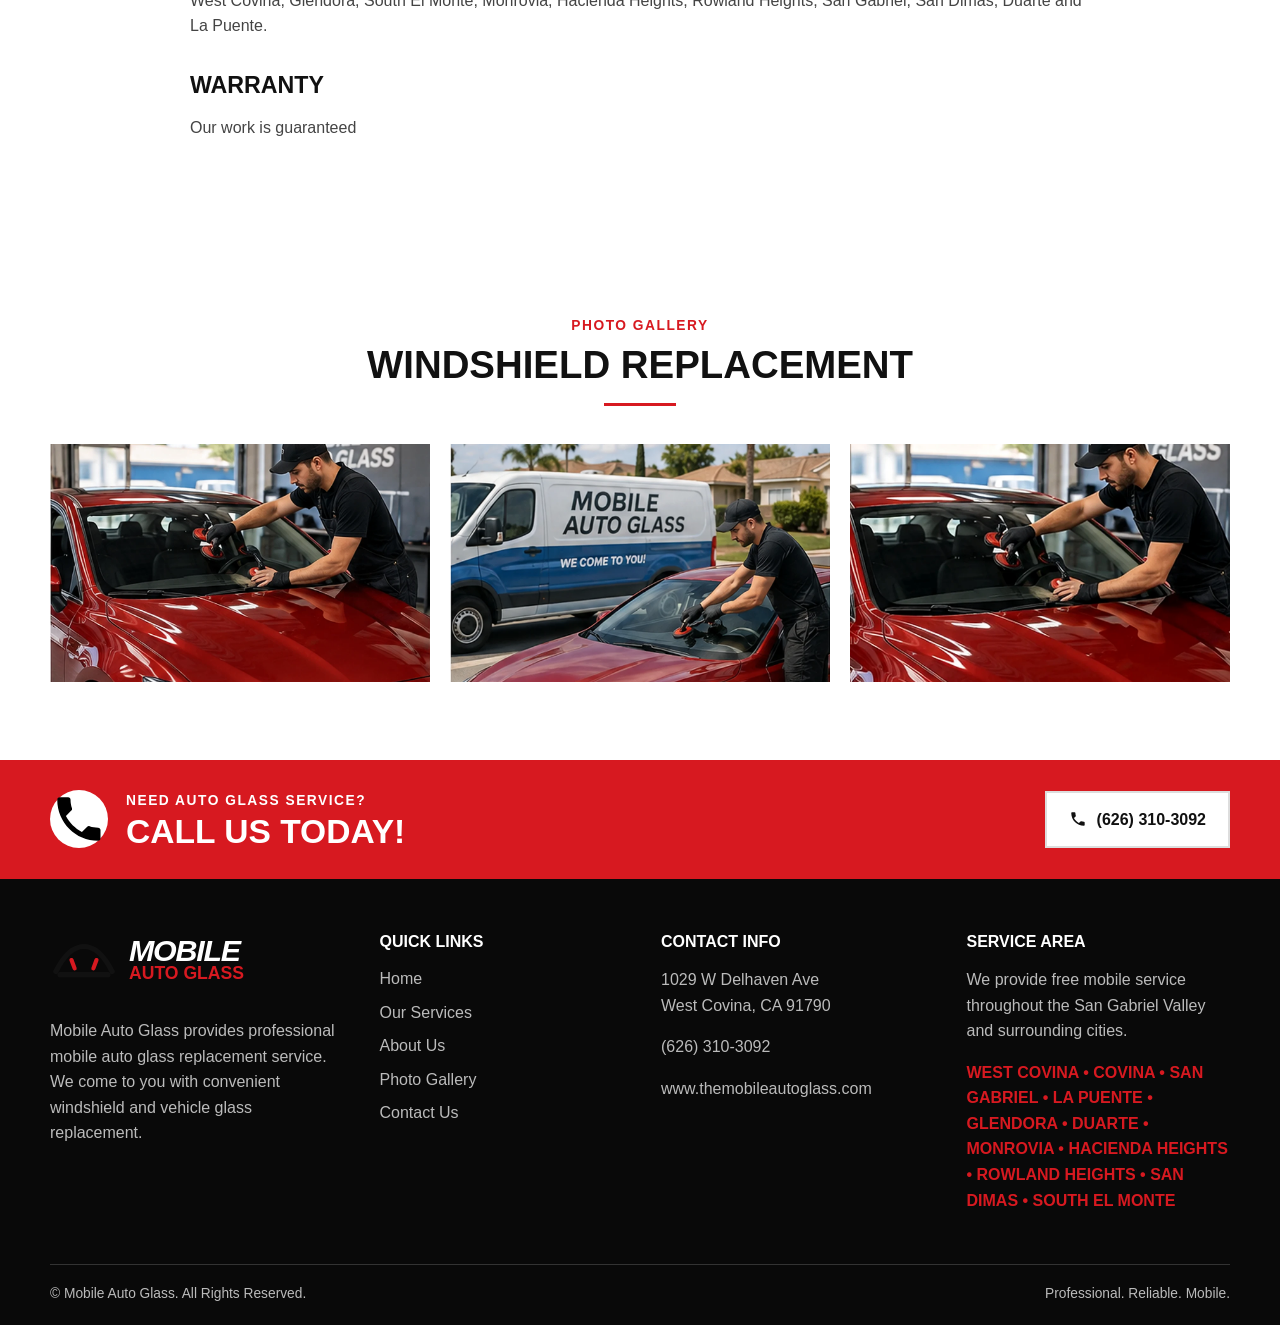
<file: auto-glass-replacement-and-windshield-replacement.html>
<!doctype html><html lang="en"><head><meta charset="utf-8"><meta name="viewport" content="width=device-width, initial-scale=1"><title>Windhsield Repair in San Gabriel - Auto Glass Repair in San Gabriel</title><meta name="description" content="Mobile auto glass replacement and windshield repair in San Gabriel and the San Gabriel Valley with mobile service and a lifetime workmanship warranty against leaks."><link rel="canonical" href="https://www.themobileautoglass.com/Auto-Glass-Replacement-and-windshield-Replacement.html"><link rel="icon" href="favicon.ico" sizes="any"><link rel="icon" type="image/png" sizes="32x32" href="favicon-32x32.png"><link rel="icon" type="image/png" sizes="48x48" href="favicon-48x48.png"><link rel="icon" type="image/png" sizes="16x16" href="favicon-16x16.png"><link rel="apple-touch-icon" sizes="180x180" href="apple-touch-icon.png"><link rel="stylesheet" href="assets/redesign.css"><script type="application/ld+json">{"@context":"https://schema.org","@type":"AutoRepair","name":"Mobile Auto Glass","telephone":"+1-626-310-3092","url":"https://www.themobileautoglass.com","address":{"@type":"PostalAddress","streetAddress":"1029 W Delhaven Ave","addressLocality":"West Covina","addressRegion":"CA","postalCode":"91790","addressCountry":"US"},"areaServed":"San Gabriel Valley"}</script></head><body><a class="skip-link" href="#main">Skip to content</a><div class="topbar"><div class="container topbar-inner"><span>Professional. Reliable. Mobile.</span><a href="tel:6263103092"><svg viewBox="0 0 24 24" aria-hidden="true"><path d="M6.6 10.8c1.4 2.8 3.8 5.1 6.6 6.6l2.2-2.2c.3-.3.7-.4 1-.2 1.1.4 2.3.6 3.5.6.6 0 1 .4 1 1V20c0 .6-.4 1-1 1C10.6 21 3 13.4 3 4c0-.6.4-1 1-1h3.5c.6 0 1 .4 1 1 0 1.2.2 2.4.6 3.5.1.4 0 .8-.3 1L6.6 10.8z"/></svg><span>(626) 310-3092</span></a></div></div><header class="site-header"><div class="container header-inner"><a class="brand" href="index.html"><span class="brand-mark" aria-hidden="true"><svg viewBox="0 0 64 48"><path d="M5 36C13 20 22 12 32 12s19 8 27 24" fill="none" stroke="currentColor" stroke-width="5" stroke-linecap="round"/><path d="M9 39h46" fill="none" stroke="currentColor" stroke-width="5" stroke-linecap="round"/><path d="M20 25l3 8M44 25l-3 8" fill="none" stroke="#d71920" stroke-width="4" stroke-linecap="round"/></svg></span><span class="brand-word"><strong>Mobile</strong><em>Auto Glass</em></span></a><nav class="main-nav" id="primary-navigation" aria-label="Primary navigation"><a href="index.html">Home</a><a href="auto-glass-replacement-and-windshield-replacement.html" aria-current="page">Our Services</a><a href="mobile-auto-glass-replacement-in-la-puente.html">About Us</a><a href="index.html#gallery">Photo Gallery</a><a href="auto-glass-repair-and-windshield-repair.html">Contact Us</a></nav><a class="header-call" href="tel:6263103092"><svg viewBox="0 0 24 24" aria-hidden="true"><path d="M6.6 10.8c1.4 2.8 3.8 5.1 6.6 6.6l2.2-2.2c.3-.3.7-.4 1-.2 1.1.4 2.3.6 3.5.6.6 0 1 .4 1 1V20c0 .6-.4 1-1 1C10.6 21 3 13.4 3 4c0-.6.4-1 1-1h3.5c.6 0 1 .4 1 1 0 1.2.2 2.4.6 3.5.1.4 0 .8-.3 1L6.6 10.8z"/></svg><span>(626) 310-3092</span></a><button class="nav-toggle" type="button" aria-label="Open menu" aria-expanded="false" aria-controls="primary-navigation"><span></span><span></span><span></span></button></div><div class="nav-backdrop" aria-hidden="true"></div></header><main id="main"><section class="hero" style="background-image:url('images/vehicle-glass.webp')"><div class="hero-overlay"></div><div class="container hero-inner"><div class="eyebrow">MOBILE AUTO GLASS REPLACEMENT</div><h1>Windshield Repair in San Gabriel Area</h1><div class="hero-accent"></div><p class="lead">Auto Glass Repair in San Gabriel City. Getting your windshield repair in San Gabriel or auto glass repaired should not be difficult. Call (626) 310-3092 for a quote and mobile appointment.</p><div class="hero-actions"><a class="btn btn-primary" href="tel:6263103092"><svg viewBox="0 0 24 24" aria-hidden="true"><path d="M6.6 10.8c1.4 2.8 3.8 5.1 6.6 6.6l2.2-2.2c.3-.3.7-.4 1-.2 1.1.4 2.3.6 3.5.6.6 0 1 .4 1 1V20c0 .6-.4 1-1 1C10.6 21 3 13.4 3 4c0-.6.4-1 1-1h3.5c.6 0 1 .4 1 1 0 1.2.2 2.4.6 3.5.1.4 0 .8-.3 1L6.6 10.8z"/></svg><span>(626) 310-3092</span></a><a class="btn btn-outline-light" href="#main-content"><svg viewBox="0 0 24 24" aria-hidden="true"><path d="M7 2h2v3h6V2h2v3h2a2 2 0 0 1 2 2v13a2 2 0 0 1-2 2H5a2 2 0 0 1-2-2V7a2 2 0 0 1 2-2h2V2zm-2 7v11h14V9H5zm3 3h3v3H8v-3zm5 0h3v3h-3v-3z"/></svg><span>REQUEST AN APPOINTMENT</span></a></div></div></section><section class="section"><div class="container long-copy"><div class="eyebrow">AUTO GLASS REPAIR IN SAN GABRIEL CITY</div><h2>Auto Glass Repair in San Gabriel City</h2><p>Getting your windshield repair in San Gabriel or auto glass repaired should not be difficult. Here at Mobile Auto Glass we try to make the process as easy as possible. Our friendly staff will explain you how the process work and how long it takes the job to be completed. Our commitment is to provide you the best quality service.</p><p>Driving a cracked or broken windshield can be dangerous in case of an accident. It works as a barrier and helps the car's structure. Replace your glass as soon as possible and avoid putting your safety and the safety of others at risk. Our company has more parts in stock and we can provide you same day service on most cars. We have a huge invetory for all makes and models.</p><p>Before you call make sure you have all information on the car which includes: Year, Make, Model and body type. example; 2012 Bmw 335 4 door sedan. We have mobile units that can come to your home or office and replace your broken glass. This is a great service because who want to drive around with a cracked windshield or shattered window with a lot of glass around.</p><p>Every glass replacement is backed with our unbeatable lifetime warranty in case of any leaks that may occur. Don't wait any longer and let us take care of your auto glass needs today. Auto glass repair in San Gabriel, CA. All San Gabriel Valley.</p><div class="service-list"><div class="service-pill">AUTO GLASS REPLACEMENT</div><div class="service-pill">WINDSHIELD REPAIR</div><div class="service-pill">SIDE WINDOWS REPAIR</div><div class="service-pill">BACK GLASS REPAIR</div><div class="service-pill">QUARTER GLASS REPAIR</div></div><h3>Same Day Mobile Service</h3><p>Auto Glass Repair in San Gabriel and more.</p><h3>covering</h3><p>West Covina, Glendora, South El Monte, Monrovia, Hacienda Heights, Rowland Heights, San Gabriel, San Dimas, Duarte and La Puente.</p><h3>Warranty</h3><p>Our work is guaranteed</p></div></section><section class="section gallery-section"><div class="container"><div class="section-heading"><div class="eyebrow">PHOTO GALLERY</div><h2>Windshield Replacement</h2><div class="red-rule"></div></div><div class="wide-gallery"><img src="images/vehicle-glass.webp" alt="Windshield replacement" loading="lazy"><img src="images/red-vehicle-glass.webp" alt="Mobile windshield replacement" loading="lazy"><img src="images/replacement-detail.webp" alt="Windshield replacement detail" loading="lazy"></div></div></section></main><section class="cta-band"><div class="container cta-inner"><div class="cta-copy"><span class="cta-icon"><svg viewBox="0 0 24 24" aria-hidden="true"><path d="M6.6 10.8c1.4 2.8 3.8 5.1 6.6 6.6l2.2-2.2c.3-.3.7-.4 1-.2 1.1.4 2.3.6 3.5.6.6 0 1 .4 1 1V20c0 .6-.4 1-1 1C10.6 21 3 13.4 3 4c0-.6.4-1 1-1h3.5c.6 0 1 .4 1 1 0 1.2.2 2.4.6 3.5.1.4 0 .8-.3 1L6.6 10.8z"/></svg></span><div><div class="eyebrow">NEED AUTO GLASS SERVICE?</div><h2>CALL US TODAY!</h2></div></div><a class="btn btn-light" href="tel:6263103092"><svg viewBox="0 0 24 24" aria-hidden="true"><path d="M6.6 10.8c1.4 2.8 3.8 5.1 6.6 6.6l2.2-2.2c.3-.3.7-.4 1-.2 1.1.4 2.3.6 3.5.6.6 0 1 .4 1 1V20c0 .6-.4 1-1 1C10.6 21 3 13.4 3 4c0-.6.4-1 1-1h3.5c.6 0 1 .4 1 1 0 1.2.2 2.4.6 3.5.1.4 0 .8-.3 1L6.6 10.8z"/></svg><span>(626) 310-3092</span></a></div></section><footer class="site-footer"><div class="container footer-grid"><div class="footer-brand"><a class="brand" href="index.html"><span class="brand-mark" aria-hidden="true"><svg viewBox="0 0 64 48"><path d="M5 36C13 20 22 12 32 12s19 8 27 24" fill="none" stroke="currentColor" stroke-width="5" stroke-linecap="round"/><path d="M9 39h46" fill="none" stroke="currentColor" stroke-width="5" stroke-linecap="round"/><path d="M20 25l3 8M44 25l-3 8" fill="none" stroke="#d71920" stroke-width="4" stroke-linecap="round"/></svg></span><span class="brand-word"><strong>Mobile</strong><em>Auto Glass</em></span></a><p>Mobile Auto Glass provides professional mobile auto glass replacement service. We come to you with convenient windshield and vehicle glass replacement.</p></div><div><h3>QUICK LINKS</h3><div class="footer-links"><a href="index.html">Home</a><a href="auto-glass-replacement-and-windshield-replacement.html">Our Services</a><a href="mobile-auto-glass-replacement-in-la-puente.html">About Us</a><a href="index.html#gallery">Photo Gallery</a><a href="auto-glass-repair-and-windshield-repair.html">Contact Us</a></div></div><div><h3>CONTACT INFO</h3><p>1029 W Delhaven Ave<br>West Covina, CA 91790</p><p><a href="tel:6263103092">(626) 310-3092</a></p><p><a href="https://www.themobileautoglass.com">www.themobileautoglass.com</a></p></div><div><h3>SERVICE AREA</h3><p>We provide free mobile service throughout the San Gabriel Valley and surrounding cities.</p><p class="footer-red">WEST COVINA • COVINA • SAN GABRIEL • LA PUENTE • GLENDORA • DUARTE • MONROVIA • HACIENDA HEIGHTS • ROWLAND HEIGHTS • SAN DIMAS • SOUTH EL MONTE</p></div></div><div class="container footer-bottom"><span>© Mobile Auto Glass. All Rights Reserved.</span><span>Professional. Reliable. Mobile.</span></div></footer><div class="mobile-call"><a class="btn btn-primary" href="tel:6263103092"><svg viewBox="0 0 24 24" aria-hidden="true"><path d="M6.6 10.8c1.4 2.8 3.8 5.1 6.6 6.6l2.2-2.2c.3-.3.7-.4 1-.2 1.1.4 2.3.6 3.5.6.6 0 1 .4 1 1V20c0 .6-.4 1-1 1C10.6 21 3 13.4 3 4c0-.6.4-1 1-1h3.5c.6 0 1 .4 1 1 0 1.2.2 2.4.6 3.5.1.4 0 .8-.3 1L6.6 10.8z"/></svg><span>CALL (626) 310-3092</span></a></div><script src="assets/redesign.js"></script></body></html>
</file>
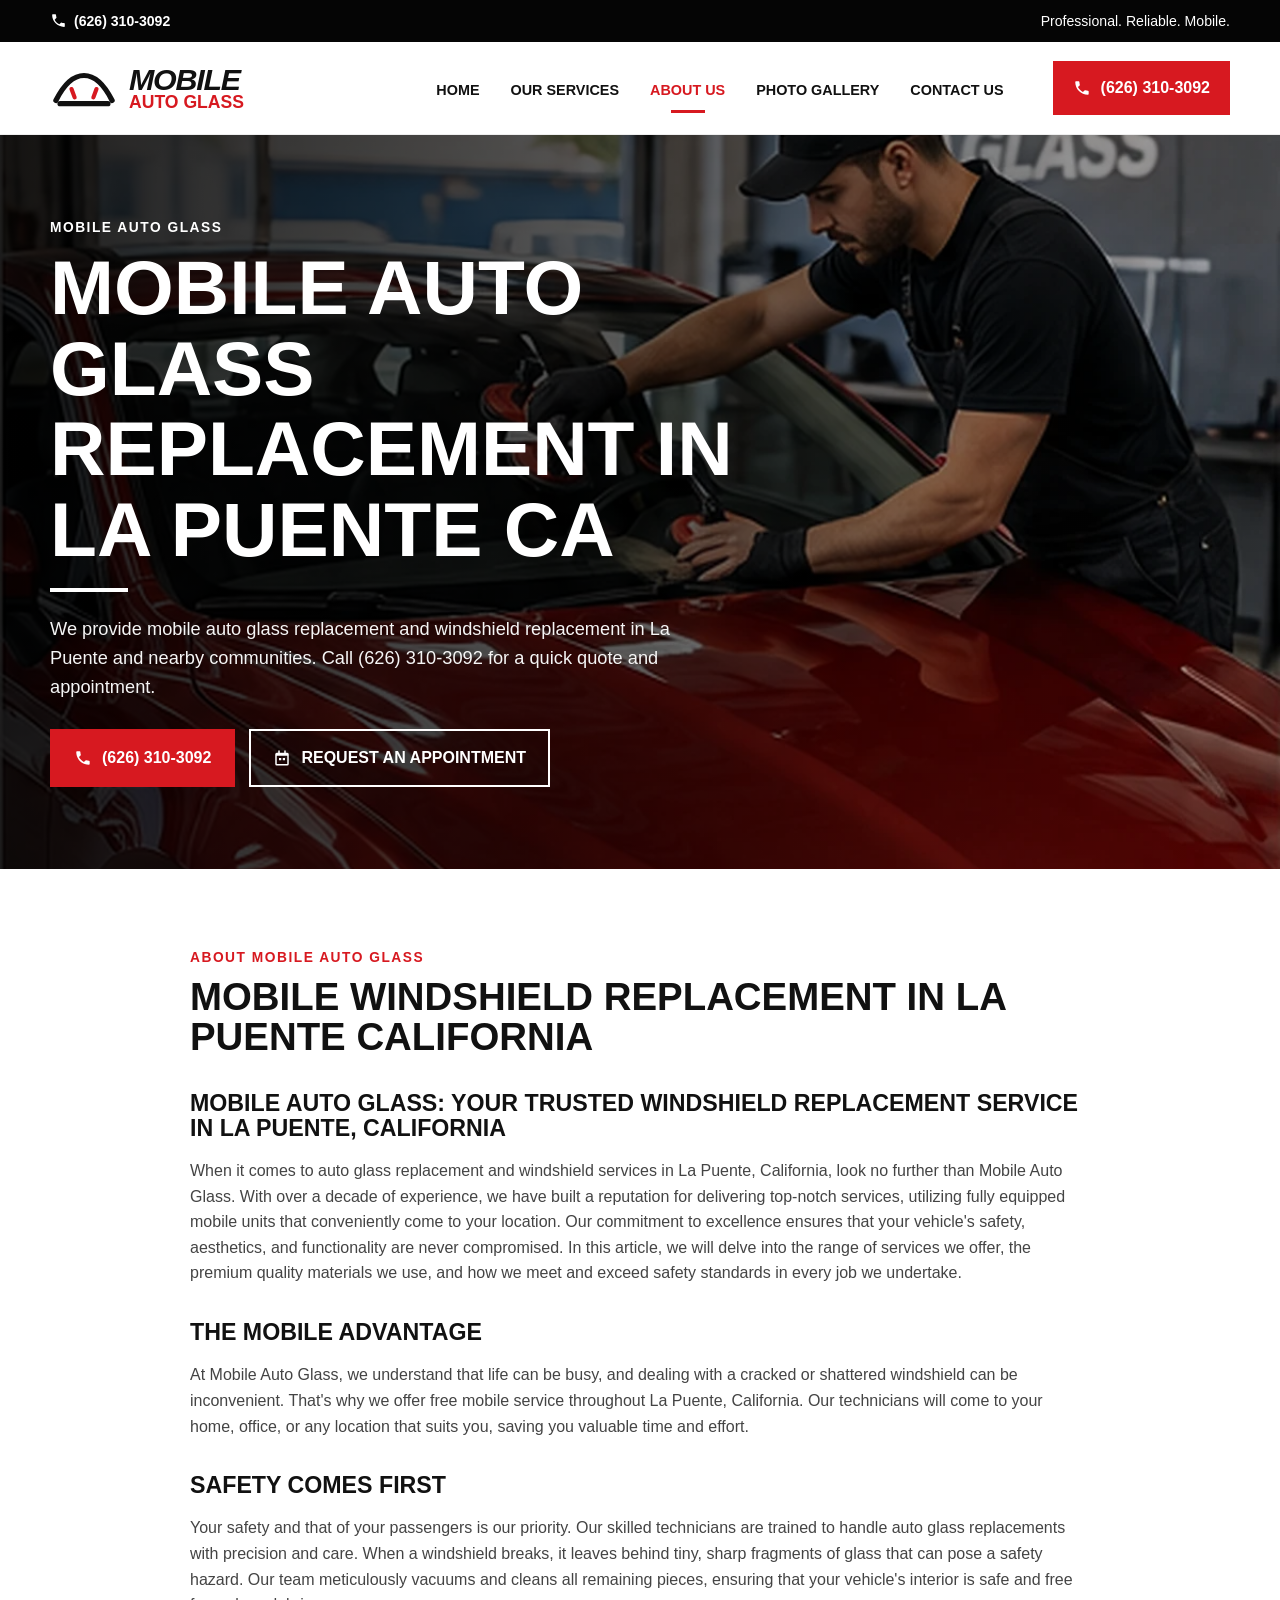
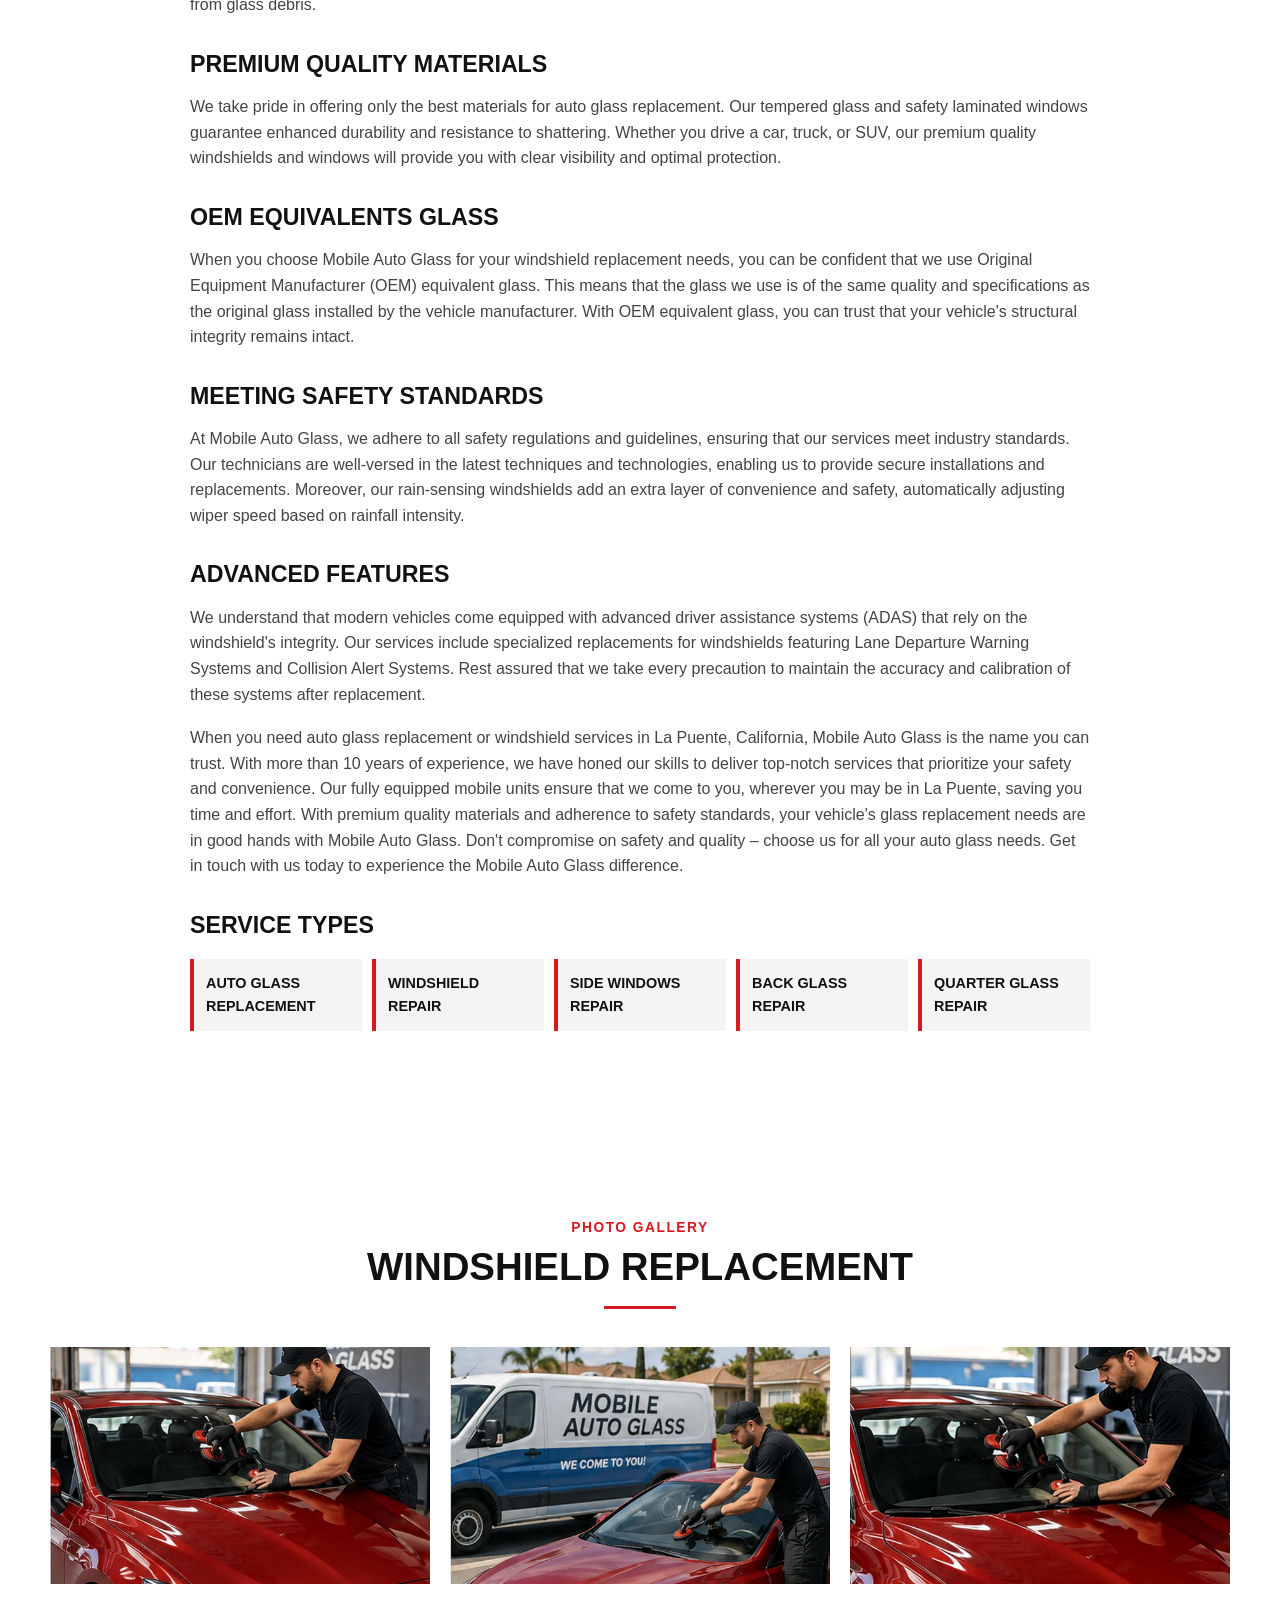
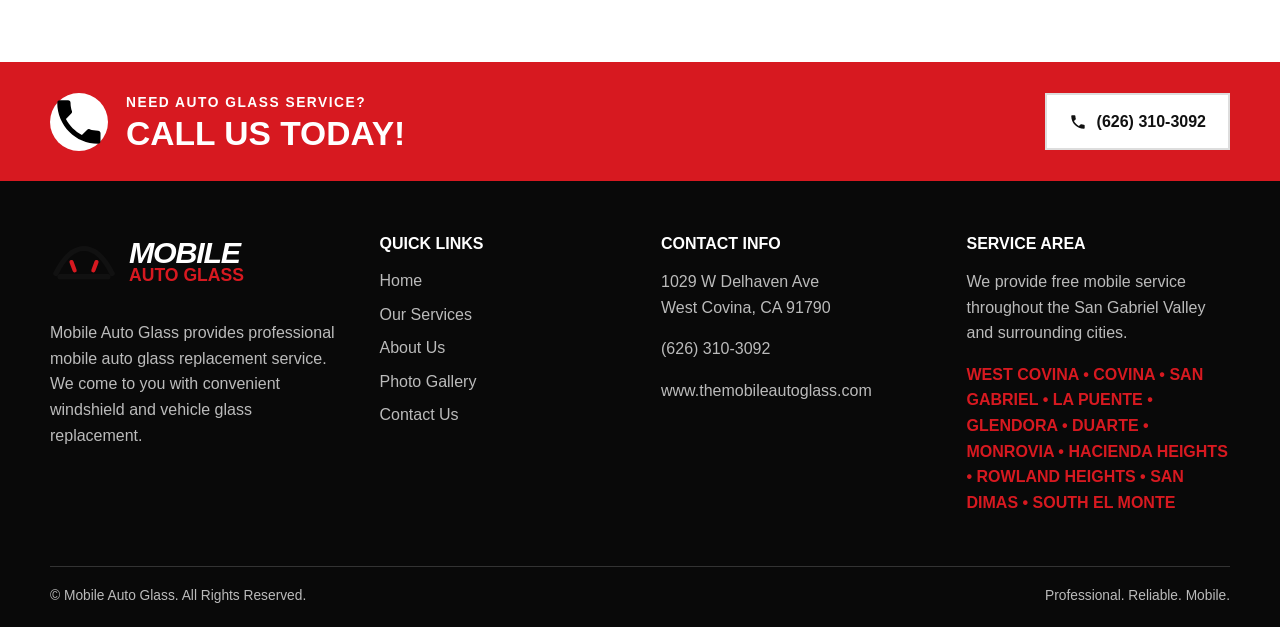
<file: mobile-auto-glass-replacement-in-la-puente.html>
<!doctype html><html lang="en"><head><meta charset="utf-8"><meta name="viewport" content="width=device-width, initial-scale=1"><title>Mobile Auto Glass Replacement in La Puente CA Windshield Replacement in La Puente California.</title><meta name="description" content="Mobile auto glass replacement and windshield replacement in La Puente and nearby communities. Call (626) 310-3092 for a quick quote and appointment."><link rel="canonical" href="https://www.themobileautoglass.com/mobile-auto-glass-replacement-in-la-puente.html"><link rel="icon" href="favicon.ico" sizes="any"><link rel="icon" type="image/png" sizes="32x32" href="favicon-32x32.png"><link rel="icon" type="image/png" sizes="48x48" href="favicon-48x48.png"><link rel="icon" type="image/png" sizes="16x16" href="favicon-16x16.png"><link rel="apple-touch-icon" sizes="180x180" href="apple-touch-icon.png"><link rel="stylesheet" href="assets/redesign.css"><script type="application/ld+json">{"@context":"https://schema.org","@type":"AutoRepair","name":"Mobile Auto Glass","telephone":"+1-626-310-3092","url":"https://www.themobileautoglass.com","address":{"@type":"PostalAddress","streetAddress":"1029 W Delhaven Ave","addressLocality":"West Covina","addressRegion":"CA","postalCode":"91790","addressCountry":"US"},"areaServed":"San Gabriel Valley"}</script></head><body><a class="skip-link" href="#main">Skip to content</a><div class="topbar"><div class="container topbar-inner"><span>Professional. Reliable. Mobile.</span><a href="tel:6263103092"><svg viewBox="0 0 24 24" aria-hidden="true"><path d="M6.6 10.8c1.4 2.8 3.8 5.1 6.6 6.6l2.2-2.2c.3-.3.7-.4 1-.2 1.1.4 2.3.6 3.5.6.6 0 1 .4 1 1V20c0 .6-.4 1-1 1C10.6 21 3 13.4 3 4c0-.6.4-1 1-1h3.5c.6 0 1 .4 1 1 0 1.2.2 2.4.6 3.5.1.4 0 .8-.3 1L6.6 10.8z"/></svg><span>(626) 310-3092</span></a></div></div><header class="site-header"><div class="container header-inner"><a class="brand" href="index.html"><span class="brand-mark" aria-hidden="true"><svg viewBox="0 0 64 48"><path d="M5 36C13 20 22 12 32 12s19 8 27 24" fill="none" stroke="currentColor" stroke-width="5" stroke-linecap="round"/><path d="M9 39h46" fill="none" stroke="currentColor" stroke-width="5" stroke-linecap="round"/><path d="M20 25l3 8M44 25l-3 8" fill="none" stroke="#d71920" stroke-width="4" stroke-linecap="round"/></svg></span><span class="brand-word"><strong>Mobile</strong><em>Auto Glass</em></span></a><nav class="main-nav" id="primary-navigation" aria-label="Primary navigation"><a href="index.html">Home</a><a href="auto-glass-replacement-and-windshield-replacement.html">Our Services</a><a href="mobile-auto-glass-replacement-in-la-puente.html" aria-current="page">About Us</a><a href="index.html#gallery">Photo Gallery</a><a href="auto-glass-repair-and-windshield-repair.html">Contact Us</a></nav><a class="header-call" href="tel:6263103092"><svg viewBox="0 0 24 24" aria-hidden="true"><path d="M6.6 10.8c1.4 2.8 3.8 5.1 6.6 6.6l2.2-2.2c.3-.3.7-.4 1-.2 1.1.4 2.3.6 3.5.6.6 0 1 .4 1 1V20c0 .6-.4 1-1 1C10.6 21 3 13.4 3 4c0-.6.4-1 1-1h3.5c.6 0 1 .4 1 1 0 1.2.2 2.4.6 3.5.1.4 0 .8-.3 1L6.6 10.8z"/></svg><span>(626) 310-3092</span></a><button class="nav-toggle" type="button" aria-label="Open menu" aria-expanded="false" aria-controls="primary-navigation"><span></span><span></span><span></span></button></div><div class="nav-backdrop" aria-hidden="true"></div></header><main id="main"><section class="hero" style="background-image:url('images/vehicle-glass.webp')"><div class="hero-overlay"></div><div class="container hero-inner"><div class="eyebrow">MOBILE AUTO GLASS</div><h1>Mobile Auto Glass Replacement in La Puente CA</h1><div class="hero-accent"></div><p class="lead">We provide mobile auto glass replacement and windshield replacement in La Puente and nearby communities. Call (626) 310-3092 for a quick quote and appointment.</p><div class="hero-actions"><a class="btn btn-primary" href="tel:6263103092"><svg viewBox="0 0 24 24" aria-hidden="true"><path d="M6.6 10.8c1.4 2.8 3.8 5.1 6.6 6.6l2.2-2.2c.3-.3.7-.4 1-.2 1.1.4 2.3.6 3.5.6.6 0 1 .4 1 1V20c0 .6-.4 1-1 1C10.6 21 3 13.4 3 4c0-.6.4-1 1-1h3.5c.6 0 1 .4 1 1 0 1.2.2 2.4.6 3.5.1.4 0 .8-.3 1L6.6 10.8z"/></svg><span>(626) 310-3092</span></a><a class="btn btn-outline-light" href="#main-content"><svg viewBox="0 0 24 24" aria-hidden="true"><path d="M7 2h2v3h6V2h2v3h2a2 2 0 0 1 2 2v13a2 2 0 0 1-2 2H5a2 2 0 0 1-2-2V7a2 2 0 0 1 2-2h2V2zm-2 7v11h14V9H5zm3 3h3v3H8v-3zm5 0h3v3h-3v-3z"/></svg><span>REQUEST AN APPOINTMENT</span></a></div></div></section><section class="section"><div class="container long-copy"><div class="eyebrow">ABOUT MOBILE AUTO GLASS</div><h2>Mobile Windshield Replacement in La Puente California</h2><h3>Mobile Auto Glass: Your Trusted Windshield Replacement Service in La Puente, California</h3><p>When it comes to auto glass replacement and windshield services in La Puente, California, look no further than Mobile Auto Glass. With over a decade of experience, we have built a reputation for delivering top-notch services, utilizing fully equipped mobile units that conveniently come to your location. Our commitment to excellence ensures that your vehicle's safety, aesthetics, and functionality are never compromised. In this article, we will delve into the range of services we offer, the premium quality materials we use, and how we meet and exceed safety standards in every job we undertake.</p><h3>The Mobile Advantage</h3><p>At Mobile Auto Glass, we understand that life can be busy, and dealing with a cracked or shattered windshield can be inconvenient. That's why we offer free mobile service throughout La Puente, California. Our technicians will come to your home, office, or any location that suits you, saving you valuable time and effort.</p><h3>Safety Comes First</h3><p>Your safety and that of your passengers is our priority. Our skilled technicians are trained to handle auto glass replacements with precision and care. When a windshield breaks, it leaves behind tiny, sharp fragments of glass that can pose a safety hazard. Our team meticulously vacuums and cleans all remaining pieces, ensuring that your vehicle's interior is safe and free from glass debris.</p><h3>Premium Quality Materials</h3><p>We take pride in offering only the best materials for auto glass replacement. Our tempered glass and safety laminated windows guarantee enhanced durability and resistance to shattering. Whether you drive a car, truck, or SUV, our premium quality windshields and windows will provide you with clear visibility and optimal protection.</p><h3>OEM Equivalents Glass</h3><p>When you choose Mobile Auto Glass for your windshield replacement needs, you can be confident that we use Original Equipment Manufacturer (OEM) equivalent glass. This means that the glass we use is of the same quality and specifications as the original glass installed by the vehicle manufacturer. With OEM equivalent glass, you can trust that your vehicle's structural integrity remains intact.</p><h3>Meeting Safety Standards</h3><p>At Mobile Auto Glass, we adhere to all safety regulations and guidelines, ensuring that our services meet industry standards. Our technicians are well-versed in the latest techniques and technologies, enabling us to provide secure installations and replacements. Moreover, our rain-sensing windshields add an extra layer of convenience and safety, automatically adjusting wiper speed based on rainfall intensity.</p><h3>Advanced Features</h3><p>We understand that modern vehicles come equipped with advanced driver assistance systems (ADAS) that rely on the windshield's integrity. Our services include specialized replacements for windshields featuring Lane Departure Warning Systems and Collision Alert Systems. Rest assured that we take every precaution to maintain the accuracy and calibration of these systems after replacement.</p><p>When you need auto glass replacement or windshield services in La Puente, California, Mobile Auto Glass is the name you can trust. With more than 10 years of experience, we have honed our skills to deliver top-notch services that prioritize your safety and convenience. Our fully equipped mobile units ensure that we come to you, wherever you may be in La Puente, saving you time and effort. With premium quality materials and adherence to safety standards, your vehicle's glass replacement needs are in good hands with Mobile Auto Glass. Don't compromise on safety and quality – choose us for all your auto glass needs. Get in touch with us today to experience the Mobile Auto Glass difference.</p><h3>Service Types</h3><div class="service-list"><div class="service-pill">AUTO GLASS REPLACEMENT</div><div class="service-pill">WINDSHIELD REPAIR</div><div class="service-pill">SIDE WINDOWS REPAIR</div><div class="service-pill">BACK GLASS REPAIR</div><div class="service-pill">QUARTER GLASS REPAIR</div></div></div></section><section class="section gallery-section"><div class="container"><div class="section-heading"><div class="eyebrow">PHOTO GALLERY</div><h2>Windshield Replacement</h2><div class="red-rule"></div></div><div class="wide-gallery"><img src="images/vehicle-glass.webp" alt="Windshield replacement" loading="lazy"><img src="images/red-vehicle-glass.webp" alt="Mobile windshield replacement" loading="lazy"><img src="images/replacement-detail.webp" alt="Windshield replacement detail" loading="lazy"></div></div></section></main><section class="cta-band"><div class="container cta-inner"><div class="cta-copy"><span class="cta-icon"><svg viewBox="0 0 24 24" aria-hidden="true"><path d="M6.6 10.8c1.4 2.8 3.8 5.1 6.6 6.6l2.2-2.2c.3-.3.7-.4 1-.2 1.1.4 2.3.6 3.5.6.6 0 1 .4 1 1V20c0 .6-.4 1-1 1C10.6 21 3 13.4 3 4c0-.6.4-1 1-1h3.5c.6 0 1 .4 1 1 0 1.2.2 2.4.6 3.5.1.4 0 .8-.3 1L6.6 10.8z"/></svg></span><div><div class="eyebrow">NEED AUTO GLASS SERVICE?</div><h2>CALL US TODAY!</h2></div></div><a class="btn btn-light" href="tel:6263103092"><svg viewBox="0 0 24 24" aria-hidden="true"><path d="M6.6 10.8c1.4 2.8 3.8 5.1 6.6 6.6l2.2-2.2c.3-.3.7-.4 1-.2 1.1.4 2.3.6 3.5.6.6 0 1 .4 1 1V20c0 .6-.4 1-1 1C10.6 21 3 13.4 3 4c0-.6.4-1 1-1h3.5c.6 0 1 .4 1 1 0 1.2.2 2.4.6 3.5.1.4 0 .8-.3 1L6.6 10.8z"/></svg><span>(626) 310-3092</span></a></div></section><footer class="site-footer"><div class="container footer-grid"><div class="footer-brand"><a class="brand" href="index.html"><span class="brand-mark" aria-hidden="true"><svg viewBox="0 0 64 48"><path d="M5 36C13 20 22 12 32 12s19 8 27 24" fill="none" stroke="currentColor" stroke-width="5" stroke-linecap="round"/><path d="M9 39h46" fill="none" stroke="currentColor" stroke-width="5" stroke-linecap="round"/><path d="M20 25l3 8M44 25l-3 8" fill="none" stroke="#d71920" stroke-width="4" stroke-linecap="round"/></svg></span><span class="brand-word"><strong>Mobile</strong><em>Auto Glass</em></span></a><p>Mobile Auto Glass provides professional mobile auto glass replacement service. We come to you with convenient windshield and vehicle glass replacement.</p></div><div><h3>QUICK LINKS</h3><div class="footer-links"><a href="index.html">Home</a><a href="auto-glass-replacement-and-windshield-replacement.html">Our Services</a><a href="mobile-auto-glass-replacement-in-la-puente.html">About Us</a><a href="index.html#gallery">Photo Gallery</a><a href="auto-glass-repair-and-windshield-repair.html">Contact Us</a></div></div><div><h3>CONTACT INFO</h3><p>1029 W Delhaven Ave<br>West Covina, CA 91790</p><p><a href="tel:6263103092">(626) 310-3092</a></p><p><a href="https://www.themobileautoglass.com">www.themobileautoglass.com</a></p></div><div><h3>SERVICE AREA</h3><p>We provide free mobile service throughout the San Gabriel Valley and surrounding cities.</p><p class="footer-red">WEST COVINA • COVINA • SAN GABRIEL • LA PUENTE • GLENDORA • DUARTE • MONROVIA • HACIENDA HEIGHTS • ROWLAND HEIGHTS • SAN DIMAS • SOUTH EL MONTE</p></div></div><div class="container footer-bottom"><span>© Mobile Auto Glass. All Rights Reserved.</span><span>Professional. Reliable. Mobile.</span></div></footer><div class="mobile-call"><a class="btn btn-primary" href="tel:6263103092"><svg viewBox="0 0 24 24" aria-hidden="true"><path d="M6.6 10.8c1.4 2.8 3.8 5.1 6.6 6.6l2.2-2.2c.3-.3.7-.4 1-.2 1.1.4 2.3.6 3.5.6.6 0 1 .4 1 1V20c0 .6-.4 1-1 1C10.6 21 3 13.4 3 4c0-.6.4-1 1-1h3.5c.6 0 1 .4 1 1 0 1.2.2 2.4.6 3.5.1.4 0 .8-.3 1L6.6 10.8z"/></svg><span>CALL (626) 310-3092</span></a></div><script src="assets/redesign.js"></script></body></html>
</file>
<file: assets/redesign.css>
:root{--red:#d71920;--red-dark:#b80f16;--black:#080808;--ink:#111;--muted:#555;--light:#f6f6f6;--line:#e5e5e5;--white:#fff;--container:1180px}
*{box-sizing:border-box}html{scroll-behavior:smooth}body{margin:0;font-family:Inter,Arial,sans-serif;color:var(--ink);background:#fff;line-height:1.6}img{display:block;max-width:100%}a{text-decoration:none;color:inherit}.container{width:min(calc(100% - 48px),var(--container));margin:auto}.skip-link{position:absolute;left:-9999px}.skip-link:focus{left:15px;top:15px;z-index:3000;background:#fff;padding:10px 15px}
.topbar{background:#050505;color:#fff;font-size:.88rem;height:42px;min-height:42px;overflow:hidden}.topbar-inner{height:42px;min-height:42px;display:flex;align-items:center;justify-content:space-between}.topbar-inner>a{order:-1}.topbar a{font-weight:800;display:inline-flex;align-items:center;gap:7px}.site-header{background:#fff;position:relative;z-index:1000;border-bottom:1px solid #eee}.header-inner{height:92px;min-height:92px;display:flex;align-items:center;gap:24px}.brand{display:inline-flex;align-items:center;gap:11px;min-width:230px}.brand-mark{width:68px;height:50px;display:grid;place-items:center;color:#111}.brand-mark svg{width:68px;height:50px}.brand-word{display:flex;flex-direction:column;text-transform:uppercase;line-height:.92}.brand-word strong{font-size:1.9rem;font-weight:800;font-style:italic;letter-spacing:-.04em}.brand-word em{font-style:normal;color:var(--red);font-weight:800;font-size:1.1rem}.main-nav{display:flex;align-items:center;justify-content:center;gap:5px;margin-left:auto}.main-nav a{font-weight:800;text-transform:uppercase;font-size:.9rem;padding:36px 13px 31px;position:relative}.main-nav a[aria-current=page],.main-nav a:hover{color:var(--red)}.main-nav a[aria-current=page]:after{display:block;content:"";position:absolute;bottom:20px;left:50%;width:34px;height:3px;background:var(--red);transform:translateX(-50%)}.header-call{margin-left:12px;background:var(--red);color:#fff;padding:14px 20px;display:inline-flex;gap:10px;align-items:center;font-weight:800;white-space:nowrap}.header-call svg,.btn svg{width:18px;height:18px;fill:currentColor}.nav-toggle{display:none;border:0;background:var(--red);width:46px;height:46px;flex-direction:column;justify-content:center;gap:5px;cursor:pointer;z-index:1300}.nav-toggle span{width:22px;height:2px;background:#fff;margin:auto}.nav-backdrop{display:none}
.hero{min-height:520px;background-size:cover;background-position:center;position:relative;color:#fff;display:flex;align-items:center}.hero-overlay{position:absolute;inset:0;background:linear-gradient(90deg,rgba(0,0,0,.88) 0%,rgba(0,0,0,.68) 44%,rgba(0,0,0,.25) 100%)}.hero-inner{position:relative;z-index:2;padding:82px 0}.eyebrow{color:var(--red);font-size:.86rem;font-weight:800;letter-spacing:.11em;text-transform:uppercase;margin-bottom:8px}.hero .eyebrow{color:#fff}.hero h1,h1,h2,h3{font-family:Oswald,Arial,sans-serif;line-height:1.05;margin:0 0 18px;text-transform:uppercase}.hero h1{font-size:clamp(3.2rem,6vw,5.6rem);max-width:780px}.hero-accent{width:78px;height:4px;background:#fff;margin:16px 0 22px}.lead{font-size:1.14rem;max-width:650px;color:#f5f5f5;margin:0 0 28px}.hero-actions{display:flex;gap:14px;flex-wrap:wrap}.btn{display:inline-flex;align-items:center;justify-content:center;gap:10px;padding:14px 22px;font-weight:800;border:2px solid transparent;transition:.2s;min-height:50px}.btn-primary,.btn-red{background:var(--red);color:#fff}.btn-primary:hover,.btn-red:hover{background:var(--red-dark);transform:translateY(-1px)}.btn-outline-light{border-color:#fff;color:#fff;background:rgba(0,0,0,.12)}.btn-outline-light:hover{background:#fff;color:#111}.btn-light{background:#fff;color:#111;border-color:#ddd}
.section{padding:78px 0}.services-feature{background:#fff}.split{display:grid;grid-template-columns:1.03fr .97fr;gap:58px;align-items:center}.photo-frame{overflow:hidden}.photo-frame img{width:100%;aspect-ratio:16/9;object-fit:cover;object-position:center}.feature-copy h2{font-size:clamp(2rem,3vw,3rem);max-width:650px}.red-rule{width:72px;height:3px;background:var(--red);margin:12px 0 20px}.feature-copy>p{font-size:1.04rem;color:#444;max-width:620px}.service-highlight{display:flex;gap:18px;align-items:center;border-top:1px solid #ddd;margin:24px 0;padding-top:22px}.windshield-icon{width:72px;min-width:72px;height:58px;color:#111}.windshield-icon .brand-mark{width:72px;height:58px}.service-highlight h3{font-size:1.45rem;margin:0 0 5px}.service-highlight p{margin:0;color:#555}.benefits{background:#090909;color:#fff;padding:36px 0}.benefits-grid{display:grid;grid-template-columns:repeat(4,1fr)}.benefit{padding:5px 28px;display:flex;gap:15px;align-items:flex-start;border-right:1px solid #555}.benefit:last-child{border-right:0}.benefit-icon{color:var(--red);font-size:2.2rem;line-height:1;font-family:Arial}.benefit h3{font-size:1rem;margin:0 0 7px}.benefit p{margin:0;color:#ddd;font-size:.88rem;line-height:1.4}.article-section{background:#f7f7f7}.content-grid{display:grid;grid-template-columns:1.35fr .65fr;gap:52px;align-items:start}.article{font-size:1rem}.article h2{font-size:2.4rem}.article h3{font-size:1.5rem;margin-top:30px}.article p{color:#555}.contact-panel{background:#0b0b0b;color:#fff;position:sticky;top:20px}.contact-panel-inner{padding:32px}.contact-panel h3{font-size:2rem}.contact-panel p{color:#ddd}.contact-panel>a:not(.btn){display:block;color:#fff;font-weight:800;font-size:1.2rem;margin:16px 0}.contact-panel address{font-style:normal;border-top:1px solid #444;margin-top:24px;padding-top:18px;color:#ddd}.gallery-section{background:#fff}.section-heading{text-align:center;margin-bottom:38px}.section-heading h2{font-size:clamp(2rem,3vw,3rem)}.section-heading p{color:#666}.section-heading .red-rule{margin:12px auto}.gallery-grid{display:grid;grid-template-columns:repeat(3,1fr);gap:20px}.gallery-grid figure{margin:0;overflow:hidden}.gallery-grid img{width:100%;aspect-ratio:16/9;object-fit:cover;object-position:center;transition:transform .3s}.gallery-grid figure:hover img{transform:scale(1.03)}
.cta-band{background:var(--red);color:#fff;padding:30px 0}.cta-inner{display:flex;align-items:center;justify-content:space-between;gap:25px}.cta-copy{display:flex;align-items:center;gap:18px}.cta-copy .eyebrow{color:#fff;margin:0 0 2px}.cta-copy h2{font-size:2.1rem;margin:0}.cta-icon{width:58px;height:58px;border-radius:50%;background:#fff;color:var(--red);display:grid;place-items:center}.site-footer{background:#090909;color:#bbb;padding:55px 0 20px}.footer-grid{display:grid;grid-template-columns:1.2fr 1fr 1.1fr 1.1fr;gap:42px}.footer-brand .brand{margin-bottom:18px}.footer-brand .brand-word strong{color:#fff}.footer-brand p{max-width:300px}.site-footer h3{font-size:1rem;color:#fff;margin-bottom:15px}.footer-links{display:grid;gap:8px}.footer-links a:hover,.footer-red{color:#fff}.footer-red{color:var(--red);font-weight:800}.footer-bottom{border-top:1px solid #333;margin-top:35px;padding-top:18px;display:flex;justify-content:space-between;font-size:.86rem}.notfound{min-height:58vh;display:grid;place-items:center;text-align:center;padding:80px 0}.notfound h1{font-size:5rem}.notfound p{color:#666}.mobile-call{display:none}
@media(max-width:1050px){.main-nav{gap:0}.main-nav a{padding-left:9px;padding-right:9px;font-size:.82rem}.header-call{padding:12px 14px}.brand{min-width:215px}.brand-word strong{font-size:1.6rem}.brand-word em{font-size:1rem}}
@media(max-width:900px){.main-nav{position:fixed;top:0;right:0;bottom:0;width:min(360px,calc(100vw - 24px));height:100dvh;background:#fff;padding:92px 20px 30px;display:flex;flex-direction:column;align-items:stretch;gap:0;transform:translateX(110%);transition:transform .25s ease;z-index:1200;box-shadow:-20px 0 50px rgba(0,0,0,.25);overflow-y:auto}.main-nav a{padding:16px;border-bottom:1px solid #eee;font-size:1rem}.main-nav a[aria-current=page]:after{display:none}.nav-toggle{display:flex}.nav-backdrop{position:fixed;inset:0;background:rgba(0,0,0,.68);z-index:1100}.nav-open .main-nav{transform:translateX(0)}.nav-open .nav-backdrop{display:block}.header-call{margin-left:auto}.benefits-grid{grid-template-columns:1fr 1fr}.benefit{border-bottom:1px solid #444;padding:18px 14px}.benefit:nth-child(2){border-right:0}.benefit:nth-child(3),.benefit:nth-child(4){border-bottom:0}.split{gap:35px}.footer-grid{grid-template-columns:1fr 1fr}.content-grid{grid-template-columns:1fr}.contact-panel{position:static}.gallery-grid{grid-template-columns:1fr 1fr}}
@media(max-width:680px){.container{width:min(calc(100% - 28px),var(--container))}.topbar-inner{justify-content:center}.topbar-inner>span{display:none}.topbar{font-size:.8rem}.header-inner{min-height:72px}.brand{min-width:0}.brand-mark{width:53px;height:40px}.brand-mark svg{width:53px;height:40px}.brand-word strong{font-size:1.35rem}.brand-word em{font-size:.9rem}.header-call{display:none}.hero{min-height:600px}.hero-inner{padding:70px 0}.hero h1{font-size:3.1rem}.lead{font-size:1rem}.hero-actions{flex-direction:column;align-items:stretch}.hero-actions .btn{width:100%}.section{padding:58px 0}.split{grid-template-columns:1fr}.benefits-grid{grid-template-columns:1fr}.benefit,.benefit:nth-child(2),.benefit:nth-child(3),.benefit:nth-child(4){border-right:0;border-bottom:1px solid #444}.benefit:last-child{border-bottom:0}.gallery-grid{grid-template-columns:1fr}.footer-grid{grid-template-columns:1fr}.footer-bottom{flex-direction:column;gap:8px}.cta-inner{flex-direction:column;align-items:flex-start}.cta-inner>.btn{width:100%}.mobile-call{display:block;position:fixed;left:12px;right:12px;bottom:12px;z-index:900}.mobile-call .btn{width:100%;box-shadow:0 10px 25px rgba(0,0,0,.3)}.nav-open .mobile-call{display:none}}
@media(prefers-reduced-motion:reduce){*{scroll-behavior:auto!important;transition:none!important}}

/* Layout corrections: keep utility bar compact and gallery images wide. */
.topbar-inner svg{width:17px;height:17px;fill:currentColor;flex:none}.card-icon{display:none!important}
@media(max-width:680px){.header-inner{height:72px;min-height:72px}.topbar{height:38px;min-height:38px}.topbar-inner{height:38px;min-height:38px}.topbar-inner>a{order:0}.photo-frame img,.gallery-grid img{aspect-ratio:16/10}}

/* Source-content layout */
.long-copy{max-width:900px}.long-copy h2{font-size:clamp(2rem,3vw,3rem);margin-top:0}.long-copy h3{font-size:1.45rem;margin-top:34px}.long-copy p{color:#444;margin:0 0 18px}.long-copy ul{padding-left:22px;margin:12px 0 24px}.long-copy li{margin:7px 0}.service-list{display:grid;grid-template-columns:repeat(5,1fr);gap:10px;margin:22px 0 30px}.service-pill{background:#f4f4f4;border-left:4px solid var(--red);padding:13px 12px;font-weight:800;font-size:.9rem}.models{columns:3;column-gap:30px}.models li{break-inside:avoid}.source-note{font-size:.9rem;color:#777}.wide-gallery{display:grid;grid-template-columns:repeat(3,1fr);gap:20px}.wide-gallery img{aspect-ratio:16/10;object-fit:cover;width:100%}@media(max-width:900px){.service-list{grid-template-columns:1fr 1fr}.models{columns:2}}@media(max-width:680px){.service-list,.wide-gallery{grid-template-columns:1fr}.models{columns:1}}

/* Dedicated quote integration */
.contact-section{background:#f7f7f7}
.contact-grid{display:grid;grid-template-columns:minmax(0,.82fr) minmax(0,1.18fr);gap:42px;align-items:start}
.contact-grid>*{min-width:0}
.contact-info h2,.quote-form-card h2{font-size:clamp(2rem,3vw,3rem)}
.contact-info>p{font-size:1.05rem;color:#444;max-width:620px}
.contact-details{margin-top:28px;border-top:1px solid #ddd;padding-top:22px}
.contact-details h3{font-size:1.5rem;margin:0 0 10px}
.contact-details p{color:#555;margin:0 0 14px}
.contact-details a{font-weight:800;color:var(--red)}
.contact-service-area{font-size:.9rem;font-weight:800;color:var(--red)!important}
.quote-form-card{min-width:0;max-width:100%;overflow:hidden;background:#fff;border:1px solid var(--line);padding:28px;box-shadow:0 10px 30px rgba(0,0,0,.06)}
.quote-form-card h2{margin-bottom:14px}
.quote-form-card .red-rule{margin-bottom:22px}
.quote-iframe-wrap{width:100%;max-width:100%;min-width:0;overflow:hidden}
.quote-iframe-wrap iframe{display:block;width:100%;max-width:100%;min-width:0;height:1600px;border:0}
@media(max-width:900px){
  .contact-grid{grid-template-columns:1fr;gap:35px}
  .quote-form-card{padding:24px}
  .quote-iframe-wrap iframe{height:1600px}
}
@media(max-width:680px){
  .quote-form-card{padding:18px}
  .quote-iframe-wrap iframe{height:1650px}
}
</file>
